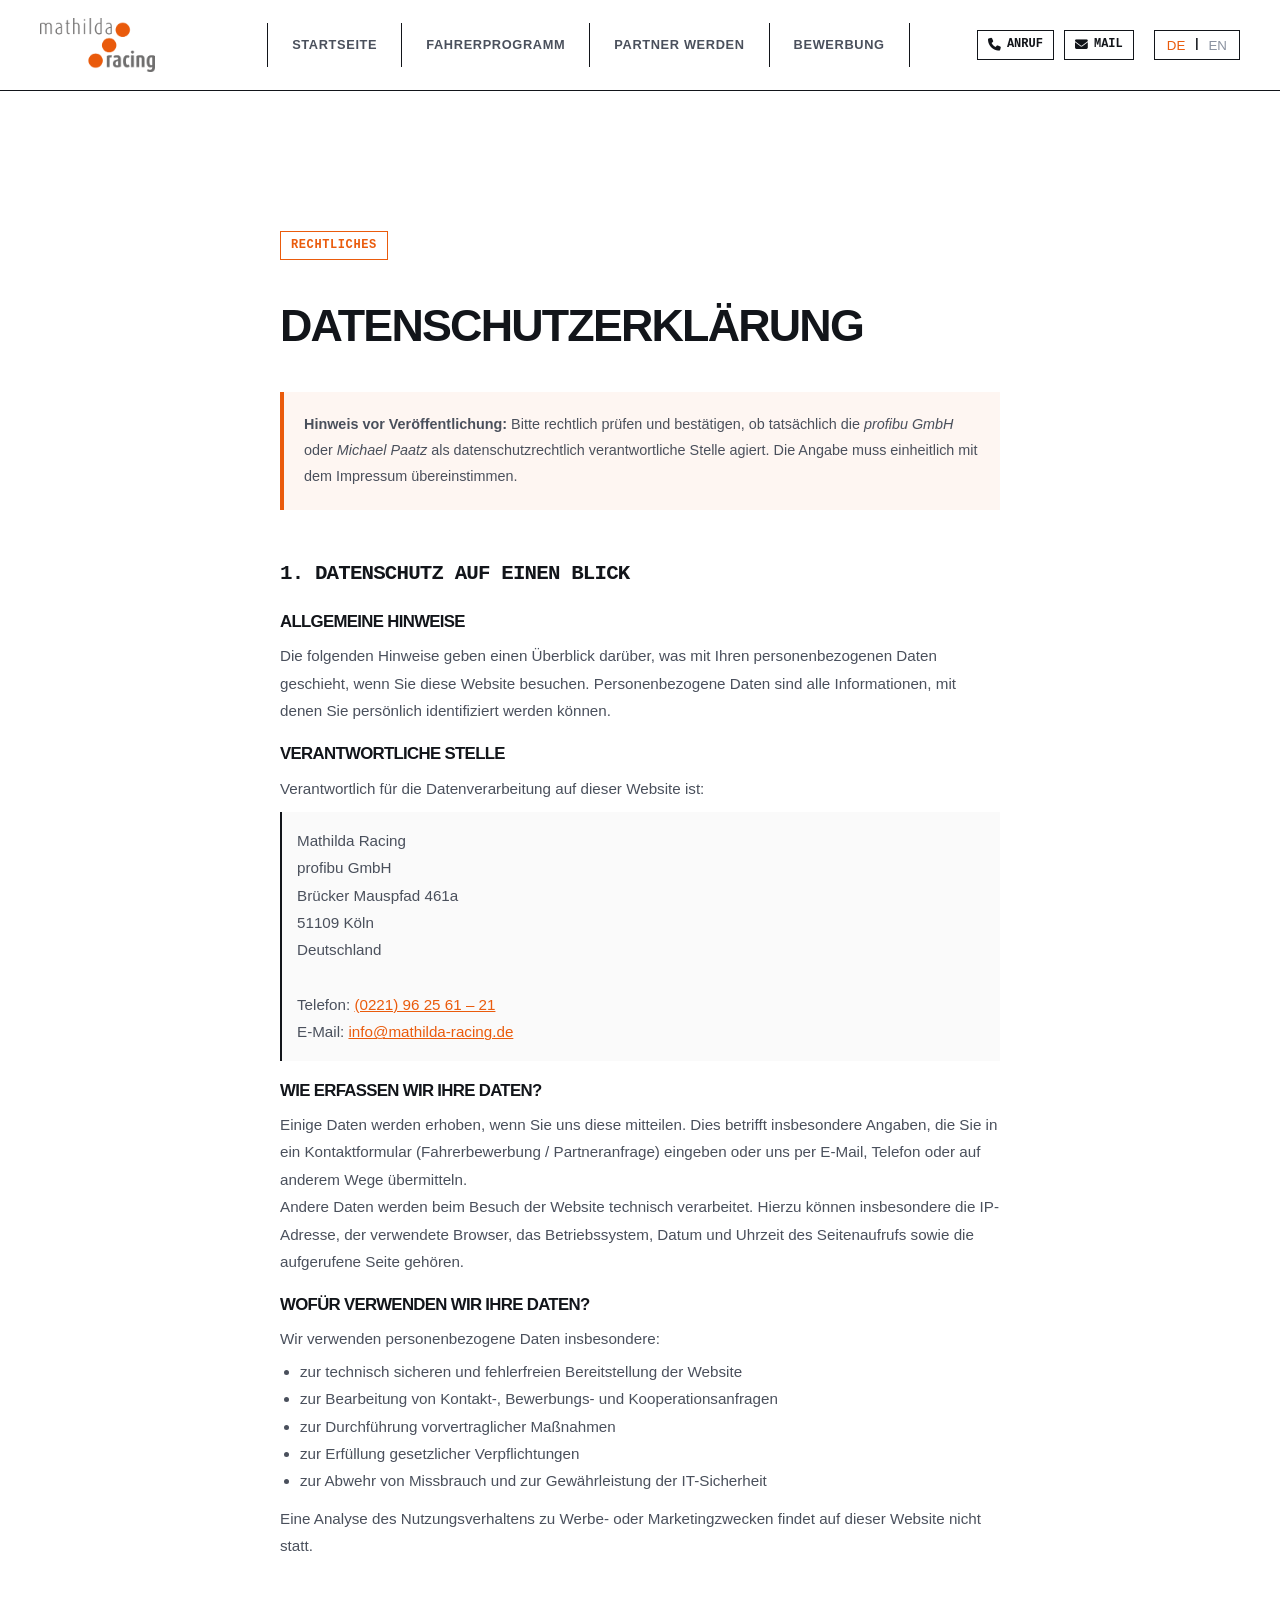
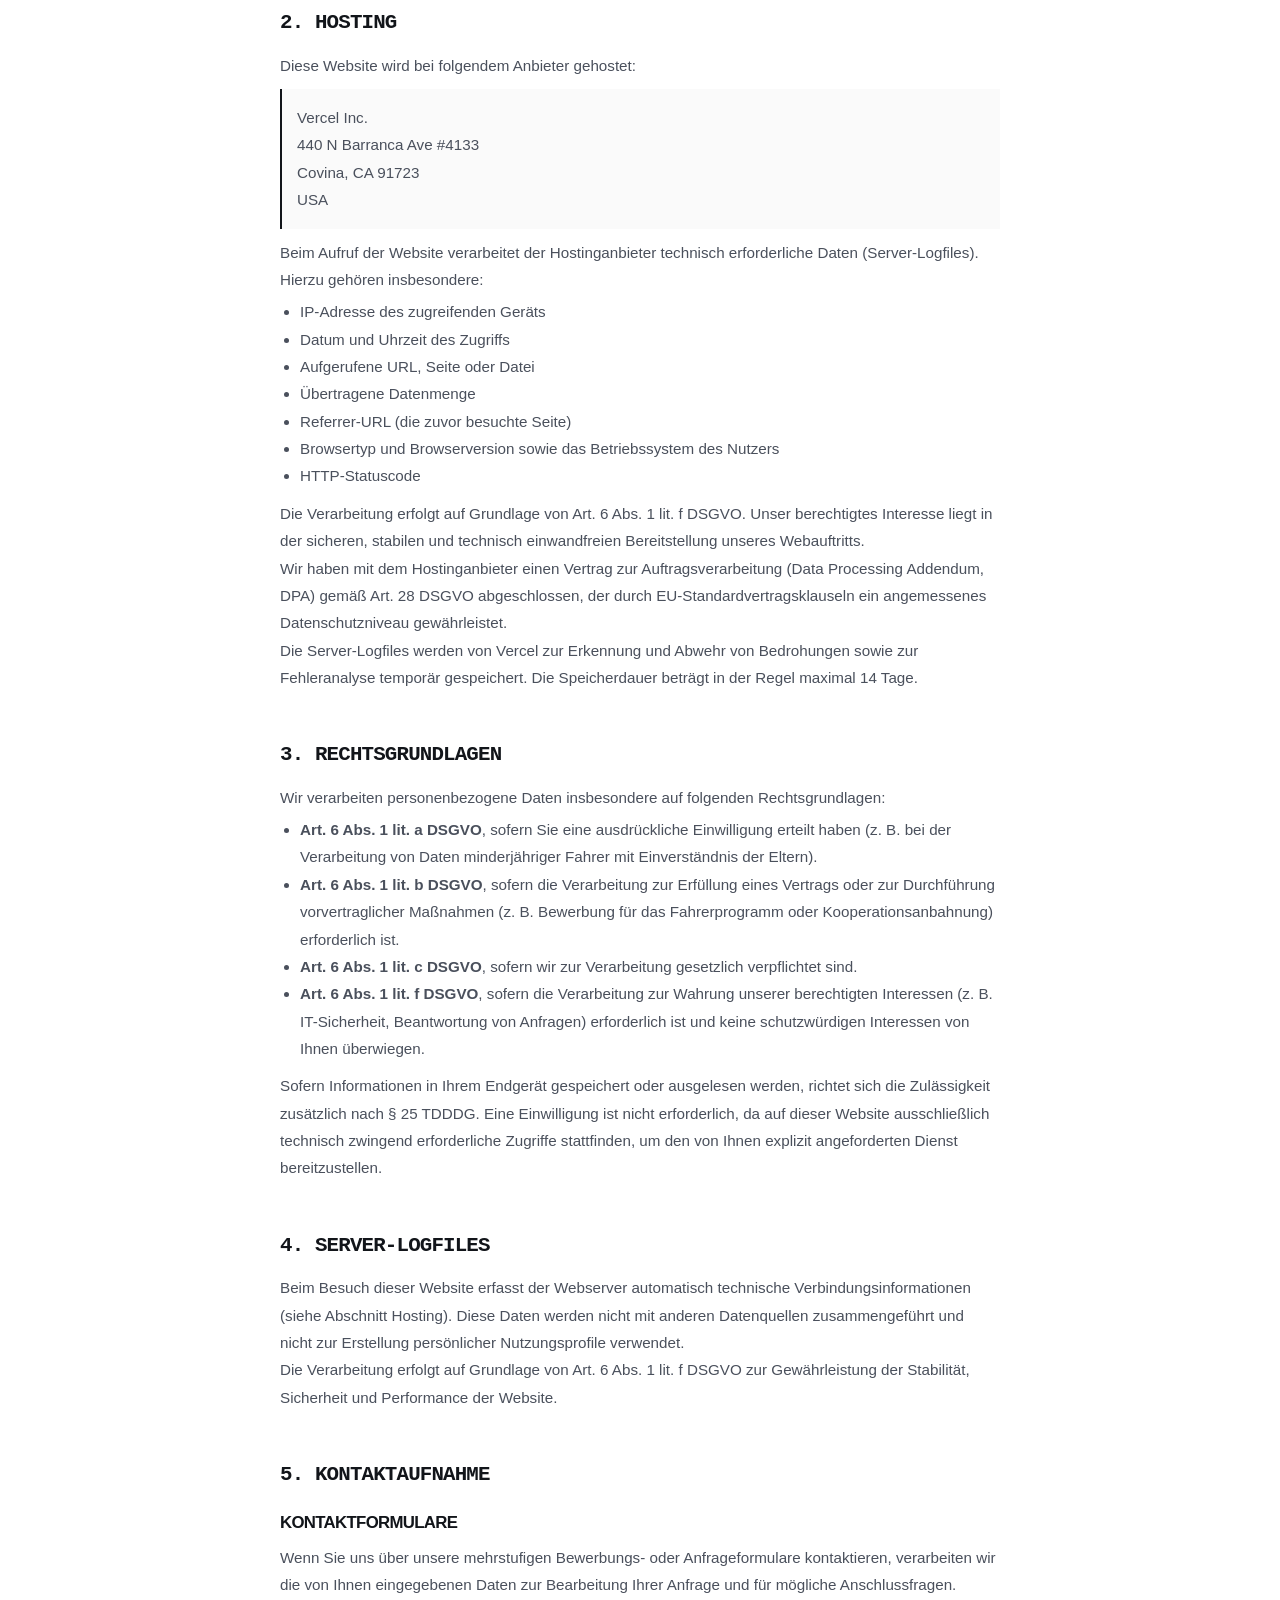
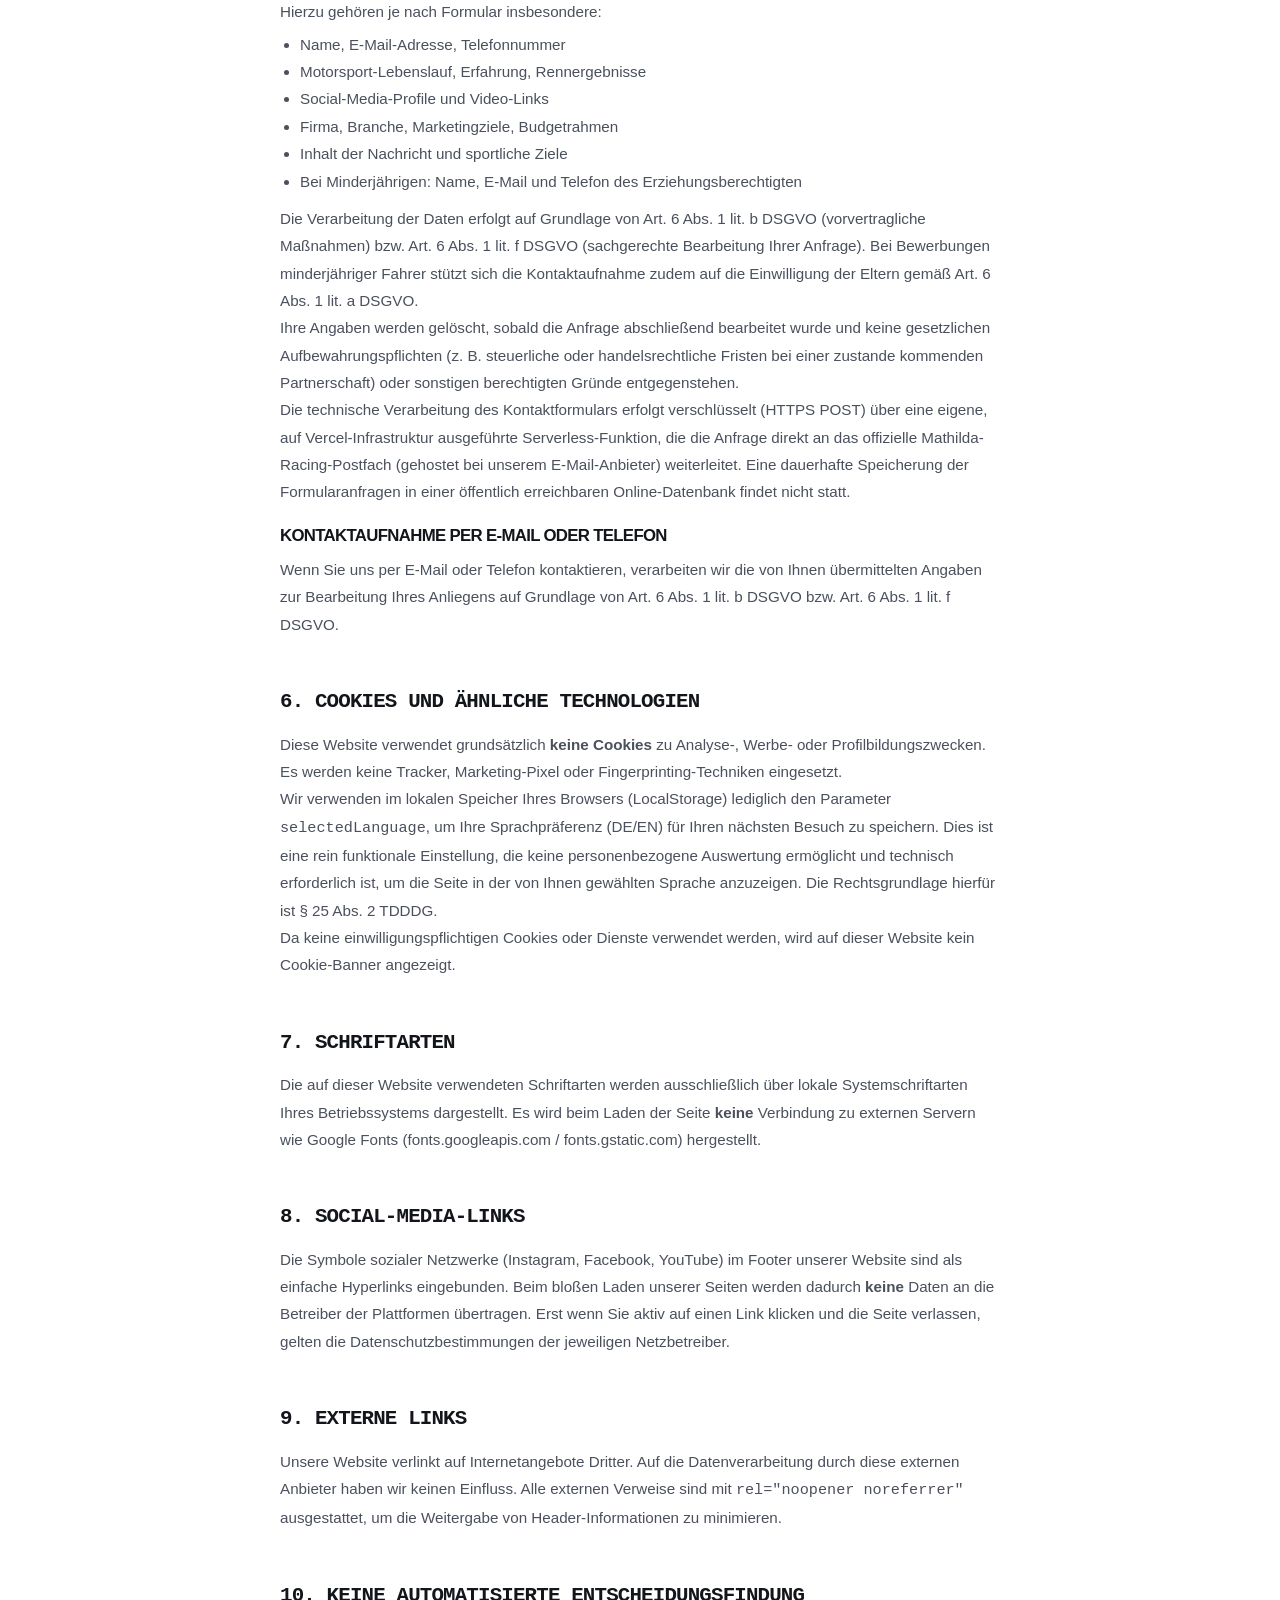
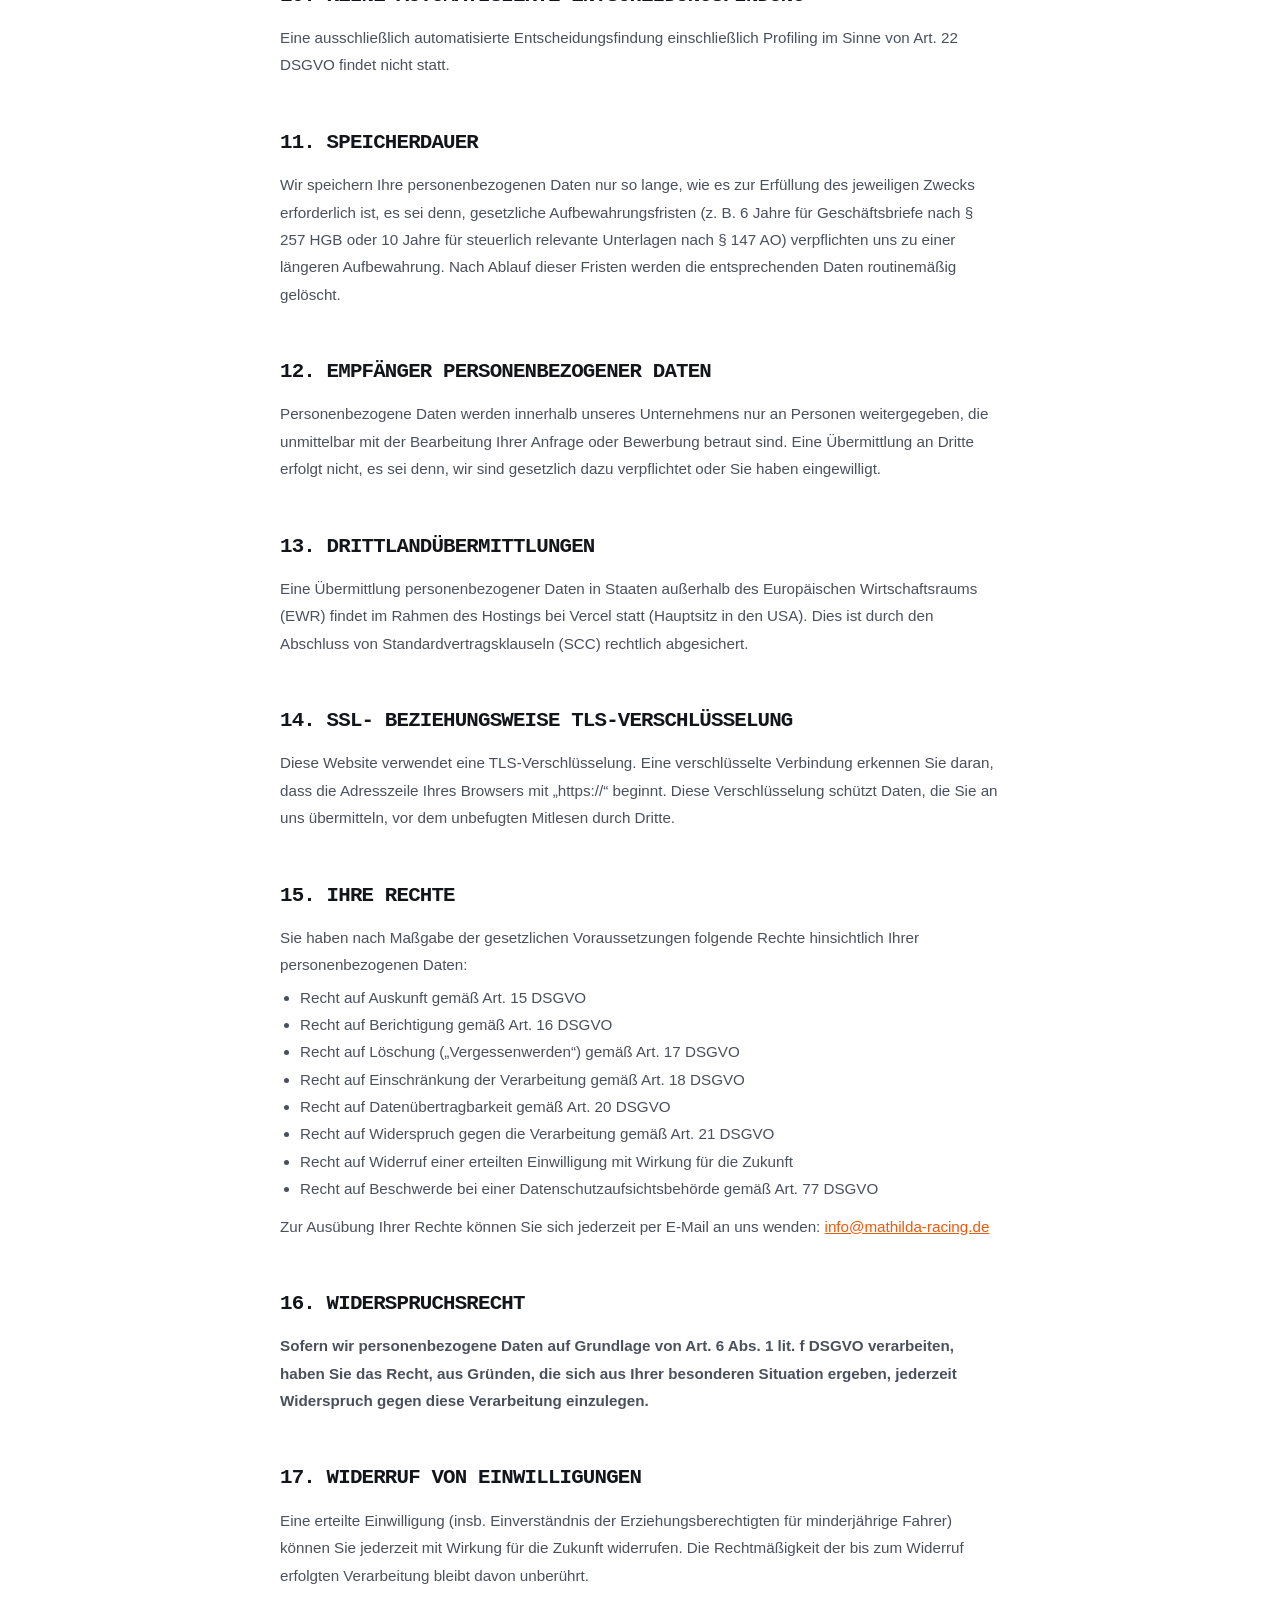
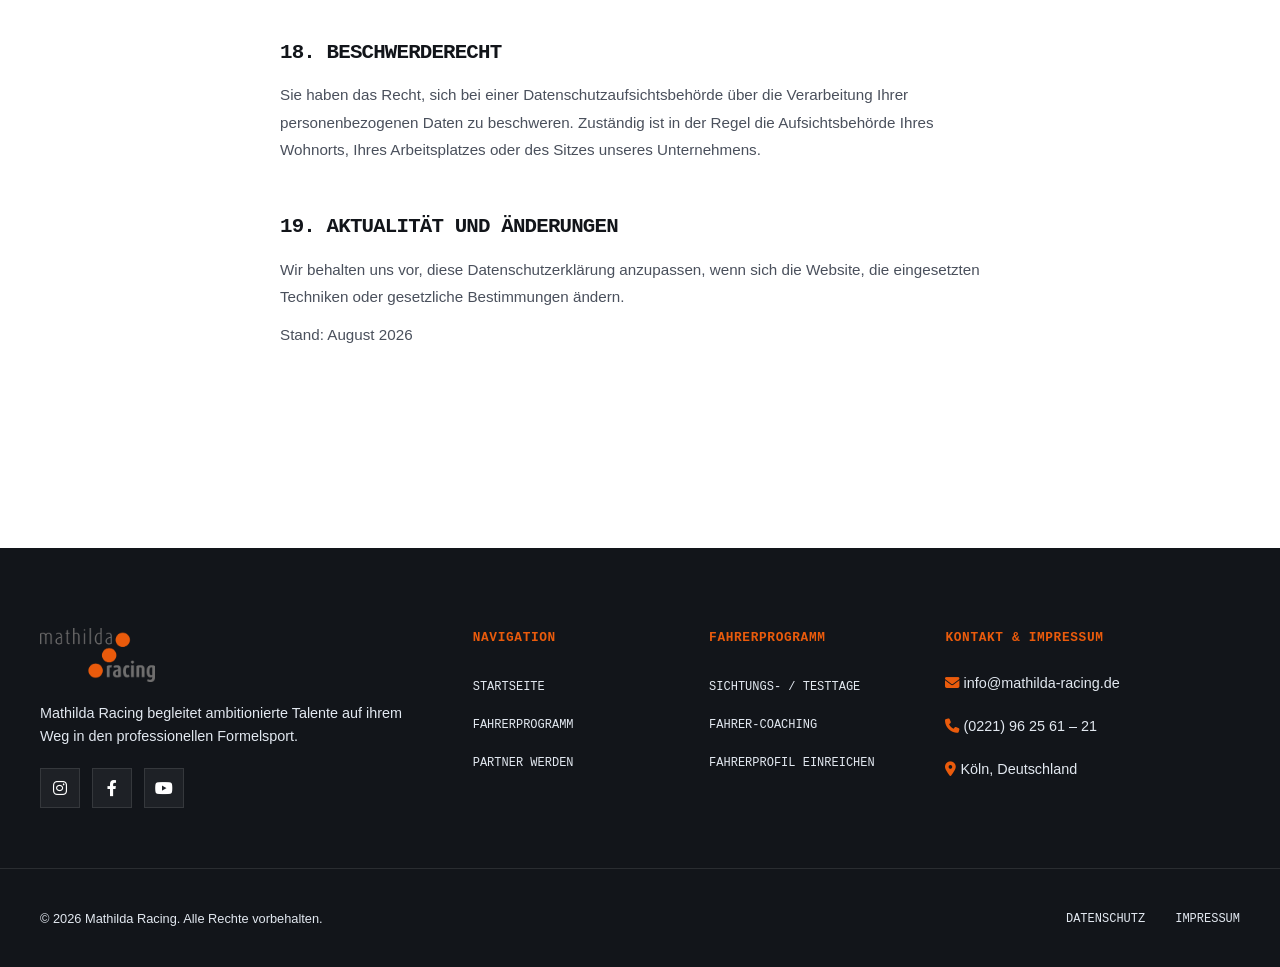
<file: datenschutz.html>
<!DOCTYPE html>
<html lang="de">
<head>
  <meta charset="UTF-8">
  <meta name="viewport" content="width=device-width, initial-scale=1.0">
  <title>Datenschutzerklärung | Mathilda Racing</title>
  
  <!-- CSS Link -->
  <link rel="stylesheet" href="style.css?v=1.0.1">
  
  <!-- FontAwesome Icons (Local) -->
  <link rel="stylesheet" href="assets/font-awesome/css/all.min.css">
</head>
<body>

  <!-- HEADER & NAVIGATION -->
  <header>
    <div class="container header-container">
      <a href="index.html" class="logo-wrapper">
        <img src="./downloaded_images/mathildaLogo-min-300x141-1.png" alt="Mathilda Racing Logo" id="site-logo">
      </a>
      
      <nav id="main-nav">
        <ul>
          <li><a href="index.html">Startseite</a></li>
          <li><a href="fahrerprogramm.html">Fahrerprogramm</a></li>
          <li><a href="partner.html">Partner werden</a></li>
          <li><a href="fahrerprogramm.html#apply" class="btn-navigate">Bewerbung</a></li>
        </ul>
      </nav>

      <div class="header-contact">
        <a href="tel:+4922196256121" class="contact-btn"><i class="fas fa-phone"></i> <span>Anruf</span></a>
        <a href="mailto:info@mathilda-racing.de" class="contact-btn"><i class="fas fa-envelope"></i> <span>Mail</span></a>
      </div>

      <div class="lang-switcher">
        <button class="lang-btn active" data-lang="de">DE</button>
        <span class="lang-separator">|</span>
        <button class="lang-btn" data-lang="en">EN</button>
      </div>

      <button class="mobile-nav-toggle" aria-label="Navigation umschalten" id="mobile-toggle">
        <i class="fas fa-bars"></i>
      </button>
    </div>
  </header>

  <main>
    <section class="page-section active" style="padding-top: 140px; padding-bottom: 80px; min-height: 80vh;">
      <div class="container" style="max-width: 800px; margin: 0 auto;">
        <span class="badge">Rechtliches</span>
        <h1 style="font-size: 2.8rem; margin-top: 10px; margin-bottom: 30px;">Datenschutzerklärung</h1>
        
        <div class="legal-content" style="color: var(--text-secondary); line-height: 1.8; font-size: 0.95rem; display: flex; flex-direction: column; gap: 25px;">
          
          <div style="background: rgba(234, 91, 12, 0.05); border-left: 4px solid var(--accent); padding: 20px; font-size: 0.9rem;">
            <p><strong>Hinweis vor Veröffentlichung:</strong> Bitte rechtlich prüfen und bestätigen, ob tatsächlich die <em>profibu GmbH</em> oder <em>Michael Paatz</em> als datenschutzrechtlich verantwortliche Stelle agiert. Die Angabe muss einheitlich mit dem Impressum übereinstimmen.</p>
          </div>

          <section>
            <h2 style="color: var(--text-primary); margin-top: 20px; font-family: var(--font-mono); font-size: 1.3rem; margin-bottom: 10px;">1. Datenschutz auf einen Blick</h2>
            <h3 style="color: var(--text-primary); font-size: 1.05rem; margin-top: 15px; margin-bottom: 5px;">Allgemeine Hinweise</h3>
            <p>Die folgenden Hinweise geben einen Überblick darüber, was mit Ihren personenbezogenen Daten geschieht, wenn Sie diese Website besuchen. Personenbezogene Daten sind alle Informationen, mit denen Sie persönlich identifiziert werden können.</p>
            
            <h3 style="color: var(--text-primary); font-size: 1.05rem; margin-top: 15px; margin-bottom: 5px;">Verantwortliche Stelle</h3>
            <p>Verantwortlich für die Datenverarbeitung auf dieser Website ist:</p>
            <p style="margin-top: 10px; background: var(--bg-secondary); padding: 15px; border-left: 2px solid var(--border-color);">
              Mathilda Racing<br>
              profibu GmbH<br>
              Brücker Mauspfad 461a<br>
              51109 Köln<br>
              Deutschland<br><br>
              Telefon: <a href="tel:+4922196256121" style="color: var(--accent); text-decoration: underline;">(0221) 96 25 61 – 21</a><br>
              E-Mail: <a href="mailto:info@mathilda-racing.de" style="color: var(--accent); text-decoration: underline;">info@mathilda-racing.de</a>
            </p>

            <h3 style="color: var(--text-primary); font-size: 1.05rem; margin-top: 15px; margin-bottom: 5px;">Wie erfassen wir Ihre Daten?</h3>
            <p>Einige Daten werden erhoben, wenn Sie uns diese mitteilen. Dies betrifft insbesondere Angaben, die Sie in ein Kontaktformular (Fahrerbewerbung / Partneranfrage) eingeben oder uns per E-Mail, Telefon oder auf anderem Wege übermitteln.</p>
            <p>Andere Daten werden beim Besuch der Website technisch verarbeitet. Hierzu können insbesondere die IP-Adresse, der verwendete Browser, das Betriebssystem, Datum und Uhrzeit des Seitenaufrufs sowie die aufgerufene Seite gehören.</p>

            <h3 style="color: var(--text-primary); font-size: 1.05rem; margin-top: 15px; margin-bottom: 5px;">Wofür verwenden wir Ihre Daten?</h3>
            <p>Wir verwenden personenbezogene Daten insbesondere:</p>
            <ul style="margin-left: 20px; margin-top: 5px;">
              <li>zur technisch sicheren und fehlerfreien Bereitstellung der Website</li>
              <li>zur Bearbeitung von Kontakt-, Bewerbungs- und Kooperationsanfragen</li>
              <li>zur Durchführung vorvertraglicher Maßnahmen</li>
              <li>zur Erfüllung gesetzlicher Verpflichtungen</li>
              <li>zur Abwehr von Missbrauch und zur Gewährleistung der IT-Sicherheit</li>
            </ul>
            <p style="margin-top: 10px;">Eine Analyse des Nutzungsverhaltens zu Werbe- oder Marketingzwecken findet auf dieser Website nicht statt.</p>
          </section>

          <section>
            <h2 style="color: var(--text-primary); margin-top: 20px; font-family: var(--font-mono); font-size: 1.3rem; margin-bottom: 10px;">2. Hosting</h2>
            <p>Diese Website wird bei folgendem Anbieter gehostet:</p>
            <p style="margin-top: 10px; background: var(--bg-secondary); padding: 15px; border-left: 2px solid var(--border-color);">
              Vercel Inc.<br>
              440 N Barranca Ave #4133<br>
              Covina, CA 91723<br>
              USA
            </p>
            <p style="margin-top: 10px;">Beim Aufruf der Website verarbeitet der Hostinganbieter technisch erforderliche Daten (Server-Logfiles). Hierzu gehören insbesondere:</p>
            <ul style="margin-left: 20px; margin-top: 5px;">
              <li>IP-Adresse des zugreifenden Geräts</li>
              <li>Datum und Uhrzeit des Zugriffs</li>
              <li>Aufgerufene URL, Seite oder Datei</li>
              <li>Übertragene Datenmenge</li>
              <li>Referrer-URL (die zuvor besuchte Seite)</li>
              <li>Browsertyp und Browserversion sowie das Betriebssystem des Nutzers</li>
              <li>HTTP-Statuscode</li>
            </ul>
            <p style="margin-top: 10px;">Die Verarbeitung erfolgt auf Grundlage von Art. 6 Abs. 1 lit. f DSGVO. Unser berechtigtes Interesse liegt in der sicheren, stabilen und technisch einwandfreien Bereitstellung unseres Webauftritts.</p>
            <p>Wir haben mit dem Hostinganbieter einen Vertrag zur Auftragsverarbeitung (Data Processing Addendum, DPA) gemäß Art. 28 DSGVO abgeschlossen, der durch EU-Standardvertragsklauseln ein angemessenes Datenschutzniveau gewährleistet.</p>
            <p>Die Server-Logfiles werden von Vercel zur Erkennung und Abwehr von Bedrohungen sowie zur Fehleranalyse temporär gespeichert. Die Speicherdauer beträgt in der Regel maximal 14 Tage.</p>
          </section>

          <section>
            <h2 style="color: var(--text-primary); margin-top: 20px; font-family: var(--font-mono); font-size: 1.3rem; margin-bottom: 10px;">3. Rechtsgrundlagen</h2>
            <p>Wir verarbeiten personenbezogene Daten insbesondere auf folgenden Rechtsgrundlagen:</p>
            <ul style="margin-left: 20px; margin-top: 5px;">
              <li><strong>Art. 6 Abs. 1 lit. a DSGVO</strong>, sofern Sie eine ausdrückliche Einwilligung erteilt haben (z. B. bei der Verarbeitung von Daten minderjähriger Fahrer mit Einverständnis der Eltern).</li>
              <li><strong>Art. 6 Abs. 1 lit. b DSGVO</strong>, sofern die Verarbeitung zur Erfüllung eines Vertrags oder zur Durchführung vorvertraglicher Maßnahmen (z. B. Bewerbung für das Fahrerprogramm oder Kooperationsanbahnung) erforderlich ist.</li>
              <li><strong>Art. 6 Abs. 1 lit. c DSGVO</strong>, sofern wir zur Verarbeitung gesetzlich verpflichtet sind.</li>
              <li><strong>Art. 6 Abs. 1 lit. f DSGVO</strong>, sofern die Verarbeitung zur Wahrung unserer berechtigten Interessen (z. B. IT-Sicherheit, Beantwortung von Anfragen) erforderlich ist und keine schutzwürdigen Interessen von Ihnen überwiegen.</li>
            </ul>
            <p style="margin-top: 10px;">Sofern Informationen in Ihrem Endgerät gespeichert oder ausgelesen werden, richtet sich die Zulässigkeit zusätzlich nach § 25 TDDDG. Eine Einwilligung ist nicht erforderlich, da auf dieser Website ausschließlich technisch zwingend erforderliche Zugriffe stattfinden, um den von Ihnen explizit angeforderten Dienst bereitzustellen.</p>
          </section>

          <section>
            <h2 style="color: var(--text-primary); margin-top: 20px; font-family: var(--font-mono); font-size: 1.3rem; margin-bottom: 10px;">4. Server-Logfiles</h2>
            <p>Beim Besuch dieser Website erfasst der Webserver automatisch technische Verbindungsinformationen (siehe Abschnitt Hosting). Diese Daten werden nicht mit anderen Datenquellen zusammengeführt und nicht zur Erstellung persönlicher Nutzungsprofile verwendet.</p>
            <p>Die Verarbeitung erfolgt auf Grundlage von Art. 6 Abs. 1 lit. f DSGVO zur Gewährleistung der Stabilität, Sicherheit und Performance der Website.</p>
          </section>

          <section>
            <h2 style="color: var(--text-primary); margin-top: 20px; font-family: var(--font-mono); font-size: 1.3rem; margin-bottom: 10px;">5. Kontaktaufnahme</h2>
            
            <h3 style="color: var(--text-primary); font-size: 1.05rem; margin-top: 15px; margin-bottom: 5px;">Kontaktformulare</h3>
            <p>Wenn Sie uns über unsere mehrstufigen Bewerbungs- oder Anfrageformulare kontaktieren, verarbeiten wir die von Ihnen eingegebenen Daten zur Bearbeitung Ihrer Anfrage und für mögliche Anschlussfragen.</p>
            <p>Hierzu gehören je nach Formular insbesondere:</p>
            <ul style="margin-left: 20px; margin-top: 5px;">
              <li>Name, E-Mail-Adresse, Telefonnummer</li>
              <li>Motorsport-Lebenslauf, Erfahrung, Rennergebnisse</li>
              <li>Social-Media-Profile und Video-Links</li>
              <li>Firma, Branche, Marketingziele, Budgetrahmen</li>
              <li>Inhalt der Nachricht und sportliche Ziele</li>
              <li>Bei Minderjährigen: Name, E-Mail und Telefon des Erziehungsberechtigten</li>
            </ul>
            <p style="margin-top: 10px;">Die Verarbeitung der Daten erfolgt auf Grundlage von Art. 6 Abs. 1 lit. b DSGVO (vorvertragliche Maßnahmen) bzw. Art. 6 Abs. 1 lit. f DSGVO (sachgerechte Bearbeitung Ihrer Anfrage). Bei Bewerbungen minderjähriger Fahrer stützt sich die Kontaktaufnahme zudem auf die Einwilligung der Eltern gemäß Art. 6 Abs. 1 lit. a DSGVO.</p>
            <p>Ihre Angaben werden gelöscht, sobald die Anfrage abschließend bearbeitet wurde und keine gesetzlichen Aufbewahrungspflichten (z. B. steuerliche oder handelsrechtliche Fristen bei einer zustande kommenden Partnerschaft) oder sonstigen berechtigten Gründe entgegenstehen.</p>
            <p>Die technische Verarbeitung des Kontaktformulars erfolgt verschlüsselt (HTTPS POST) über eine eigene, auf Vercel-Infrastruktur ausgeführte Serverless-Funktion, die die Anfrage direkt an das offizielle Mathilda-Racing-Postfach (gehostet bei unserem E-Mail-Anbieter) weiterleitet. Eine dauerhafte Speicherung der Formularanfragen in einer öffentlich erreichbaren Online-Datenbank findet nicht statt.</p>

            <h3 style="color: var(--text-primary); font-size: 1.05rem; margin-top: 15px; margin-bottom: 5px;">Kontaktaufnahme per E-Mail oder Telefon</h3>
            <p>Wenn Sie uns per E-Mail oder Telefon kontaktieren, verarbeiten wir die von Ihnen übermittelten Angaben zur Bearbeitung Ihres Anliegens auf Grundlage von Art. 6 Abs. 1 lit. b DSGVO bzw. Art. 6 Abs. 1 lit. f DSGVO.</p>
          </section>

          <section>
            <h2 style="color: var(--text-primary); margin-top: 20px; font-family: var(--font-mono); font-size: 1.3rem; margin-bottom: 10px;">6. Cookies und ähnliche Technologien</h2>
            <p>Diese Website verwendet grundsätzlich <strong>keine Cookies</strong> zu Analyse-, Werbe- oder Profilbildungszwecken. Es werden keine Tracker, Marketing-Pixel oder Fingerprinting-Techniken eingesetzt.</p>
            <p>Wir verwenden im lokalen Speicher Ihres Browsers (LocalStorage) lediglich den Parameter <code>selectedLanguage</code>, um Ihre Sprachpräferenz (DE/EN) für Ihren nächsten Besuch zu speichern. Dies ist eine rein funktionale Einstellung, die keine personenbezogene Auswertung ermöglicht und technisch erforderlich ist, um die Seite in der von Ihnen gewählten Sprache anzuzeigen. Die Rechtsgrundlage hierfür ist § 25 Abs. 2 TDDDG.</p>
            <p>Da keine einwilligungspflichtigen Cookies oder Dienste verwendet werden, wird auf dieser Website kein Cookie-Banner angezeigt.</p>
          </section>

          <section>
            <h2 style="color: var(--text-primary); margin-top: 20px; font-family: var(--font-mono); font-size: 1.3rem; margin-bottom: 10px;">7. Schriftarten</h2>
            <p>Die auf dieser Website verwendeten Schriftarten werden ausschließlich über lokale Systemschriftarten Ihres Betriebssystems dargestellt. Es wird beim Laden der Seite <strong>keine</strong> Verbindung zu externen Servern wie Google Fonts (fonts.googleapis.com / fonts.gstatic.com) hergestellt.</p>
          </section>

          <section>
            <h2 style="color: var(--text-primary); margin-top: 20px; font-family: var(--font-mono); font-size: 1.3rem; margin-bottom: 10px;">8. Social-Media-Links</h2>
            <p>Die Symbole sozialer Netzwerke (Instagram, Facebook, YouTube) im Footer unserer Website sind als einfache Hyperlinks eingebunden. Beim bloßen Laden unserer Seiten werden dadurch <strong>keine</strong> Daten an die Betreiber der Plattformen übertragen. Erst wenn Sie aktiv auf einen Link klicken und die Seite verlassen, gelten die Datenschutzbestimmungen der jeweiligen Netzbetreiber.</p>
          </section>

          <section>
            <h2 style="color: var(--text-primary); margin-top: 20px; font-family: var(--font-mono); font-size: 1.3rem; margin-bottom: 10px;">9. Externe Links</h2>
            <p>Unsere Website verlinkt auf Internetangebote Dritter. Auf die Datenverarbeitung durch diese externen Anbieter haben wir keinen Einfluss. Alle externen Verweise sind mit <code>rel="noopener noreferrer"</code> ausgestattet, um die Weitergabe von Header-Informationen zu minimieren.</p>
          </section>

          <section>
            <h2 style="color: var(--text-primary); margin-top: 20px; font-family: var(--font-mono); font-size: 1.3rem; margin-bottom: 10px;">10. Keine automatisierte Entscheidungsfindung</h2>
            <p>Eine ausschließlich automatisierte Entscheidungsfindung einschließlich Profiling im Sinne von Art. 22 DSGVO findet nicht statt.</p>
          </section>

          <section>
            <h2 style="color: var(--text-primary); margin-top: 20px; font-family: var(--font-mono); font-size: 1.3rem; margin-bottom: 10px;">11. Speicherdauer</h2>
            <p>Wir speichern Ihre personenbezogenen Daten nur so lange, wie es zur Erfüllung des jeweiligen Zwecks erforderlich ist, es sei denn, gesetzliche Aufbewahrungsfristen (z. B. 6 Jahre für Geschäftsbriefe nach § 257 HGB oder 10 Jahre für steuerlich relevante Unterlagen nach § 147 AO) verpflichten uns zu einer längeren Aufbewahrung. Nach Ablauf dieser Fristen werden die entsprechenden Daten routinemäßig gelöscht.</p>
          </section>

          <section>
            <h2 style="color: var(--text-primary); margin-top: 20px; font-family: var(--font-mono); font-size: 1.3rem; margin-bottom: 10px;">12. Empfänger personenbezogener Daten</h2>
            <p>Personenbezogene Daten werden innerhalb unseres Unternehmens nur an Personen weitergegeben, die unmittelbar mit der Bearbeitung Ihrer Anfrage oder Bewerbung betraut sind. Eine Übermittlung an Dritte erfolgt nicht, es sei denn, wir sind gesetzlich dazu verpflichtet oder Sie haben eingewilligt.</p>
          </section>

          <section>
            <h2 style="color: var(--text-primary); margin-top: 20px; font-family: var(--font-mono); font-size: 1.3rem; margin-bottom: 10px;">13. Drittlandübermittlungen</h2>
            <p>Eine Übermittlung personenbezogener Daten in Staaten außerhalb des Europäischen Wirtschaftsraums (EWR) findet im Rahmen des Hostings bei Vercel statt (Hauptsitz in den USA). Dies ist durch den Abschluss von Standardvertragsklauseln (SCC) rechtlich abgesichert.</p>
          </section>

          <section>
            <h2 style="color: var(--text-primary); margin-top: 20px; font-family: var(--font-mono); font-size: 1.3rem; margin-bottom: 10px;">14. SSL- beziehungsweise TLS-Verschlüsselung</h2>
            <p>Diese Website verwendet eine TLS-Verschlüsselung. Eine verschlüsselte Verbindung erkennen Sie daran, dass die Adresszeile Ihres Browsers mit „https://“ beginnt. Diese Verschlüsselung schützt Daten, die Sie an uns übermitteln, vor dem unbefugten Mitlesen durch Dritte.</p>
          </section>

          <section>
            <h2 style="color: var(--text-primary); margin-top: 20px; font-family: var(--font-mono); font-size: 1.3rem; margin-bottom: 10px;">15. Ihre Rechte</h2>
            <p>Sie haben nach Maßgabe der gesetzlichen Voraussetzungen folgende Rechte hinsichtlich Ihrer personenbezogenen Daten:</p>
            <ul style="margin-left: 20px; margin-top: 5px;">
              <li>Recht auf Auskunft gemäß Art. 15 DSGVO</li>
              <li>Recht auf Berichtigung gemäß Art. 16 DSGVO</li>
              <li>Recht auf Löschung („Vergessenwerden“) gemäß Art. 17 DSGVO</li>
              <li>Recht auf Einschränkung der Verarbeitung gemäß Art. 18 DSGVO</li>
              <li>Recht auf Datenübertragbarkeit gemäß Art. 20 DSGVO</li>
              <li>Recht auf Widerspruch gegen die Verarbeitung gemäß Art. 21 DSGVO</li>
              <li>Recht auf Widerruf einer erteilten Einwilligung mit Wirkung für die Zukunft</li>
              <li>Recht auf Beschwerde bei einer Datenschutzaufsichtsbehörde gemäß Art. 77 DSGVO</li>
            </ul>
            <p style="margin-top: 10px;">Zur Ausübung Ihrer Rechte können Sie sich jederzeit per E-Mail an uns wenden: <a href="mailto:info@mathilda-racing.de" style="color: var(--accent); text-decoration: underline;">info@mathilda-racing.de</a></p>
          </section>

          <section>
            <h2 style="color: var(--text-primary); margin-top: 20px; font-family: var(--font-mono); font-size: 1.3rem; margin-bottom: 10px;">16. Widerspruchsrecht</h2>
            <p><strong>Sofern wir personenbezogene Daten auf Grundlage von Art. 6 Abs. 1 lit. f DSGVO verarbeiten, haben Sie das Recht, aus Gründen, die sich aus Ihrer besonderen Situation ergeben, jederzeit Widerspruch gegen diese Verarbeitung einzulegen.</strong></p>
          </section>

          <section>
            <h2 style="color: var(--text-primary); margin-top: 20px; font-family: var(--font-mono); font-size: 1.3rem; margin-bottom: 10px;">17. Widerruf von Einwilligungen</h2>
            <p>Eine erteilte Einwilligung (insb. Einverständnis der Erziehungsberechtigten für minderjährige Fahrer) können Sie jederzeit mit Wirkung für die Zukunft widerrufen. Die Rechtmäßigkeit der bis zum Widerruf erfolgten Verarbeitung bleibt davon unberührt.</p>
          </section>

          <section>
            <h2 style="color: var(--text-primary); margin-top: 20px; font-family: var(--font-mono); font-size: 1.3rem; margin-bottom: 10px;">18. Beschwerderecht</h2>
            <p>Sie haben das Recht, sich bei einer Datenschutzaufsichtsbehörde über die Verarbeitung Ihrer personenbezogenen Daten zu beschweren. Zuständig ist in der Regel die Aufsichtsbehörde Ihres Wohnorts, Ihres Arbeitsplatzes oder des Sitzes unseres Unternehmens.</p>
          </section>

          <section>
            <h2 style="color: var(--text-primary); margin-top: 20px; font-family: var(--font-mono); font-size: 1.3rem; margin-bottom: 10px;">19. Aktualität und Änderungen</h2>
            <p>Wir behalten uns vor, diese Datenschutzerklärung anzupassen, wenn sich die Website, die eingesetzten Techniken oder gesetzliche Bestimmungen ändern.</p>
            <p style="margin-top: 10px;">Stand: August 2026</p>
          </section>

        </div>
      </div>
    </section>
  </main>

  <!-- FOOTER -->
  <footer>
    <div class="container footer-grid">
      <div class="footer-col">
        <div class="logo-wrapper" style="margin-bottom: 20px;">
          <img src="./downloaded_images/mathildaLogo-min-300x141-1.png" alt="Mathilda Racing Logo">
        </div>
        <p>Mathilda Racing begleitet ambitionierte Talente auf ihrem Weg in den professionellen Formelsport.</p>
        <div class="social-links">
          <a href="https://www.instagram.com/mathilda.racing/" target="_blank" rel="noopener noreferrer" class="social-btn" aria-label="Instagram"><i class="fab fa-instagram"></i></a>
          <a href="https://www.facebook.com/mathildaracing/" target="_blank" rel="noopener noreferrer" class="social-btn" aria-label="Facebook"><i class="fab fa-facebook-f"></i></a>
          <a href="https://www.youtube.com/" target="_blank" rel="noopener noreferrer" class="social-btn" aria-label="YouTube"><i class="fab fa-youtube"></i></a>
        </div>
      </div>

      <div class="footer-col">
        <h4>Navigation</h4>
        <ul class="footer-links">
          <li><a href="index.html">Startseite</a></li>
          <li><a href="fahrerprogramm.html">Fahrerprogramm</a></li>
          <li><a href="partner.html">Partner werden</a></li>
        </ul>
      </div>

      <div class="footer-col">
        <h4>Fahrerprogramm</h4>
        <ul class="footer-links">
          <li><a href="fahrerprogramm.html#program">Sichtungs- / Testtage</a></li>
          <li><a href="fahrerprogramm.html#program">Fahrer-Coaching</a></li>
          <li><a href="fahrerprogramm.html#apply">Fahrerprofil einreichen</a></li>
        </ul>
      </div>

      <div class="footer-col">
        <h4>Kontakt & Impressum</h4>
        <p><i class="fas fa-envelope text-accent"></i> <a href="mailto:info@mathilda-racing.de">info@mathilda-racing.de</a></p>
        <p><i class="fas fa-phone text-accent"></i> <a href="tel:+4922196256121">(0221) 96 25 61 – 21</a></p>
        <p><i class="fas fa-location-dot text-accent"></i> Köln, Deutschland</p>
      </div>
    </div>

    <div class="container footer-bottom">
      <p>&copy; 2026 Mathilda Racing. Alle Rechte vorbehalten.</p>
      <div class="footer-legal-links">
        <a href="datenschutz.html">Datenschutz</a>
        <a href="impressum.html">Impressum</a>
      </div>
    </div>
  </footer>

  <!-- Script initialization -->
  <script src="translations.js"></script>
  <script src="app.js"></script>
</body>
</html>
</file>
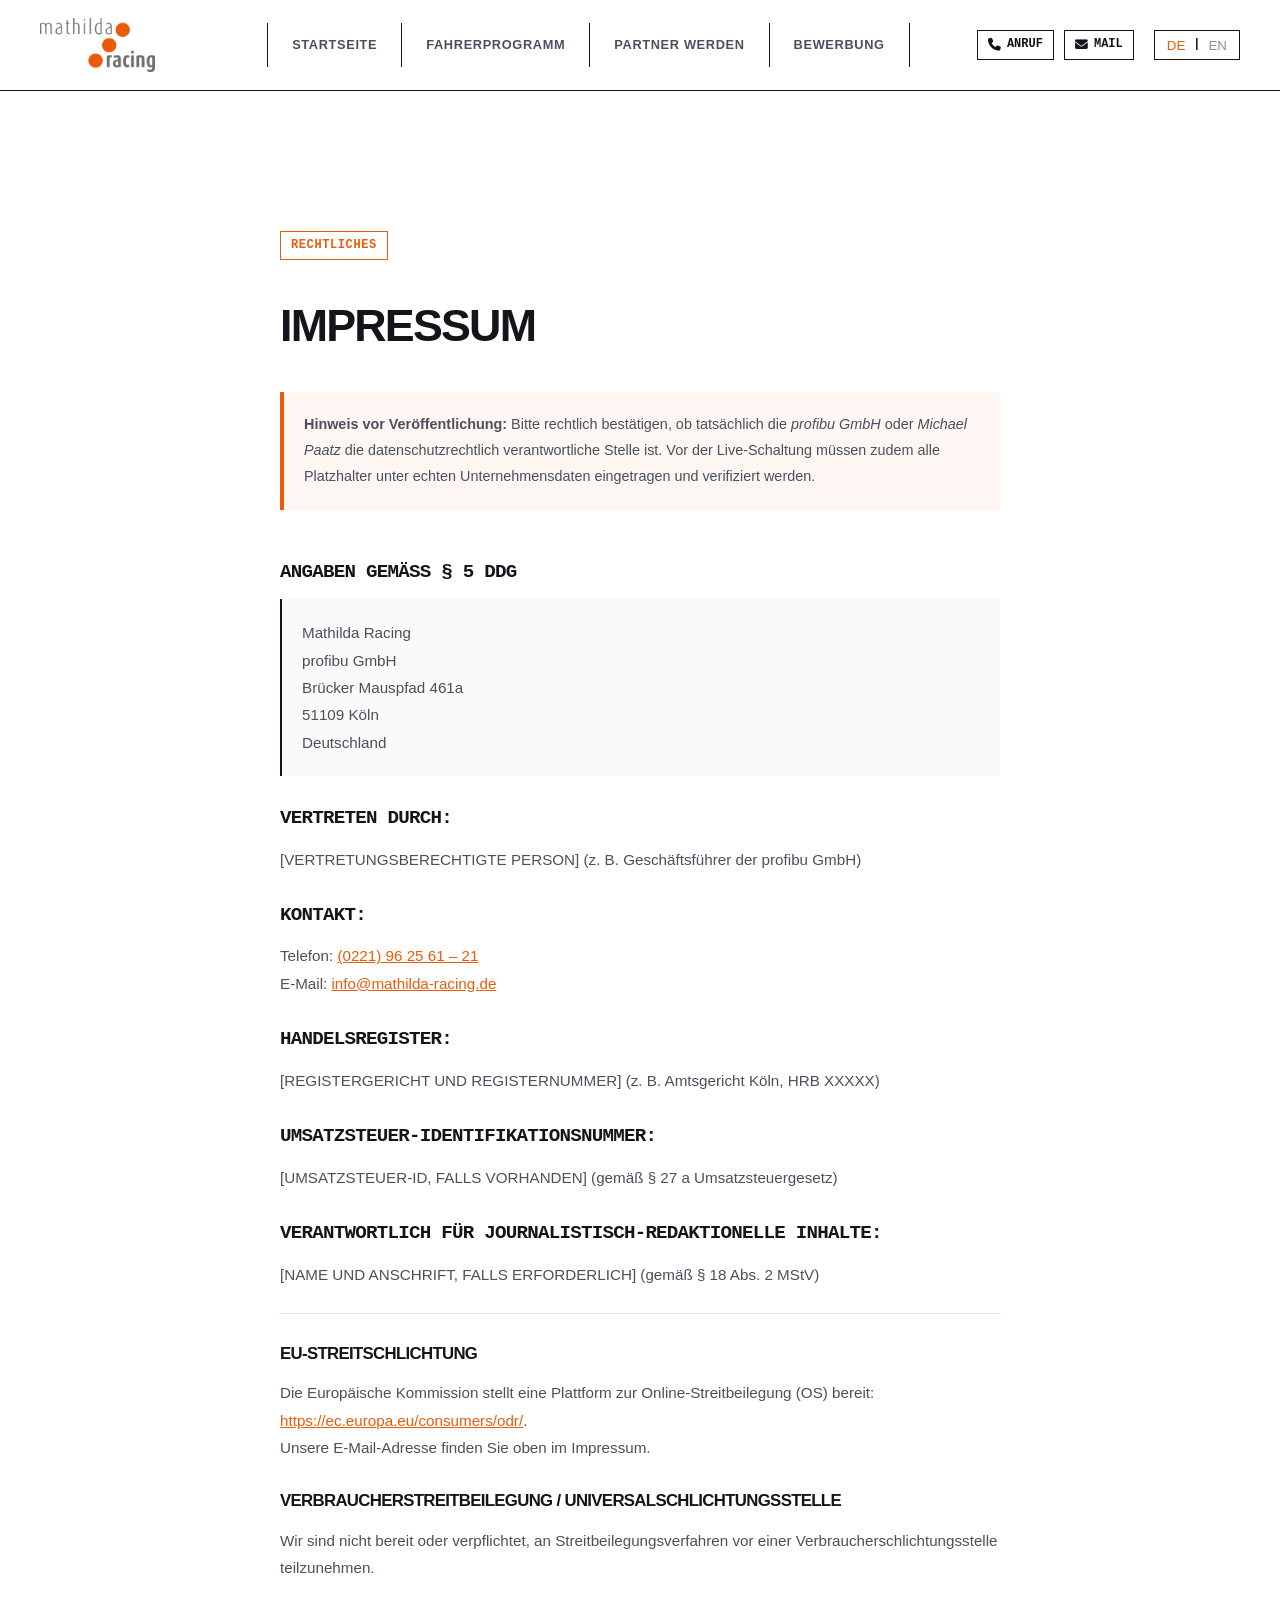
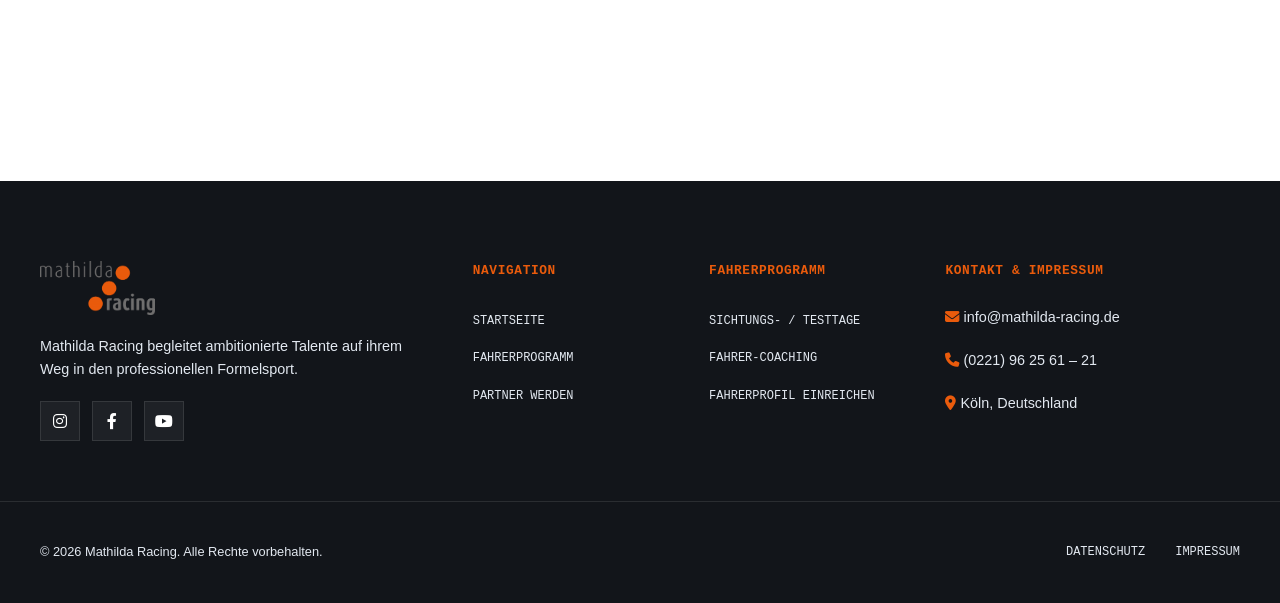
<file: impressum.html>
<!DOCTYPE html>
<html lang="de">
<head>
  <meta charset="UTF-8">
  <meta name="viewport" content="width=device-width, initial-scale=1.0">
  <title>Impressum | Mathilda Racing</title>
  
  <!-- CSS Link -->
  <link rel="stylesheet" href="style.css?v=1.0.1">
  
  <!-- FontAwesome Icons (Local) -->
  <link rel="stylesheet" href="assets/font-awesome/css/all.min.css">
</head>
<body>

  <!-- HEADER & NAVIGATION -->
  <header>
    <div class="container header-container">
      <a href="index.html" class="logo-wrapper">
        <img src="./downloaded_images/mathildaLogo-min-300x141-1.png" alt="Mathilda Racing Logo" id="site-logo">
      </a>
      
      <nav id="main-nav">
        <ul>
          <li><a href="index.html">Startseite</a></li>
          <li><a href="fahrerprogramm.html">Fahrerprogramm</a></li>
          <li><a href="partner.html">Partner werden</a></li>
          <li><a href="fahrerprogramm.html#apply" class="btn-navigate">Bewerbung</a></li>
        </ul>
      </nav>

      <div class="header-contact">
        <a href="tel:+4922196256121" class="contact-btn"><i class="fas fa-phone"></i> <span>Anruf</span></a>
        <a href="mailto:info@mathilda-racing.de" class="contact-btn"><i class="fas fa-envelope"></i> <span>Mail</span></a>
      </div>

      <div class="lang-switcher">
        <button class="lang-btn active" data-lang="de">DE</button>
        <span class="lang-separator">|</span>
        <button class="lang-btn" data-lang="en">EN</button>
      </div>

      <button class="mobile-nav-toggle" aria-label="Navigation umschalten" id="mobile-toggle">
        <i class="fas fa-bars"></i>
      </button>
    </div>
  </header>

  <main>
    <section class="page-section active" style="padding-top: 140px; padding-bottom: 80px; min-height: 80vh;">
      <div class="container" style="max-width: 800px; margin: 0 auto;">
        <span class="badge">Rechtliches</span>
        <h1 style="font-size: 2.8rem; margin-top: 10px; margin-bottom: 30px;">Impressum</h1>
        
        <div class="legal-content" style="color: var(--text-secondary); line-height: 1.8; font-size: 0.95rem; display: flex; flex-direction: column; gap: 25px;">

          <div style="background: rgba(234, 91, 12, 0.05); border-left: 4px solid var(--accent); padding: 20px; font-size: 0.9rem;">
            <p><strong>Hinweis vor Veröffentlichung:</strong> Bitte rechtlich bestätigen, ob tatsächlich die <em>profibu GmbH</em> oder <em>Michael Paatz</em> die datenschutzrechtlich verantwortliche Stelle ist. Vor der Live-Schaltung müssen zudem alle Platzhalter unter echten Unternehmensdaten eingetragen und verifiziert werden.</p>
          </div>

          <section>
            <h2 style="color: var(--text-primary); margin-top: 20px; font-family: var(--font-mono); font-size: 1.2rem; margin-bottom: 10px;">Angaben gemäß § 5 DDG</h2>
            <p style="background: var(--bg-secondary); padding: 20px; border-left: 2px solid var(--border-color);">
              Mathilda Racing<br>
              profibu GmbH<br>
              Brücker Mauspfad 461a<br>
              51109 Köln<br>
              Deutschland
            </p>
          </section>

          <section>
            <h2 style="color: var(--text-primary); font-family: var(--font-mono); font-size: 1.2rem; margin-bottom: 10px;">Vertreten durch:</h2>
            <p>[VERTRETUNGSBERECHTIGTE PERSON] (z. B. Geschäftsführer der profibu GmbH)</p>
          </section>

          <section>
            <h2 style="color: var(--text-primary); font-family: var(--font-mono); font-size: 1.2rem; margin-bottom: 10px;">Kontakt:</h2>
            <p>
              Telefon: <a href="tel:+4922196256121" style="color: var(--accent); text-decoration: underline;">(0221) 96 25 61 – 21</a><br>
              E-Mail: <a href="mailto:info@mathilda-racing.de" style="color: var(--accent); text-decoration: underline;">info@mathilda-racing.de</a>
            </p>
          </section>

          <section>
            <h2 style="color: var(--text-primary); font-family: var(--font-mono); font-size: 1.2rem; margin-bottom: 10px;">Handelsregister:</h2>
            <p>[REGISTERGERICHT UND REGISTERNUMMER] (z. B. Amtsgericht Köln, HRB XXXXX)</p>
          </section>

          <section>
            <h2 style="color: var(--text-primary); font-family: var(--font-mono); font-size: 1.2rem; margin-bottom: 10px;">Umsatzsteuer-Identifikationsnummer:</h2>
            <p>[UMSATZSTEUER-ID, FALLS VORHANDEN] (gemäß § 27 a Umsatzsteuergesetz)</p>
          </section>

          <section>
            <h2 style="color: var(--text-primary); font-family: var(--font-mono); font-size: 1.2rem; margin-bottom: 10px;">Verantwortlich für journalistisch-redaktionelle Inhalte:</h2>
            <p>[NAME UND ANSCHRIFT, FALLS ERFORDERLICH] (gemäß § 18 Abs. 2 MStV)</p>
          </section>

          <section style="border-top: 1px solid var(--border-muted); padding-top: 25px;">
            <h3 style="color: var(--text-primary); font-size: 1.05rem; margin-bottom: 10px;">EU-Streitschlichtung</h3>
            <p>Die Europäische Kommission stellt eine Plattform zur Online-Streitbeilegung (OS) bereit: <a href="https://ec.europa.eu/consumers/odr/" target="_blank" rel="noopener noreferrer" style="color: var(--accent); text-decoration: underline;">https://ec.europa.eu/consumers/odr/</a>.<br>Unsere E-Mail-Adresse finden Sie oben im Impressum.</p>
          </section>

          <section>
            <h3 style="color: var(--text-primary); font-size: 1.05rem; margin-bottom: 10px;">Verbraucherstreitbeilegung / Universalschlichtungsstelle</h3>
            <p>Wir sind nicht bereit oder verpflichtet, an Streitbeilegungsverfahren vor einer Verbraucherschlichtungsstelle teilzunehmen.</p>
          </section>

        </div>
      </div>
    </section>
  </main>

  <!-- FOOTER -->
  <footer>
    <div class="container footer-grid">
      <div class="footer-col">
        <div class="logo-wrapper" style="margin-bottom: 20px;">
          <img src="./downloaded_images/mathildaLogo-min-300x141-1.png" alt="Mathilda Racing Logo">
        </div>
        <p>Mathilda Racing begleitet ambitionierte Talente auf ihrem weg in den professionellen Formelsport.</p>
        <div class="social-links">
          <a href="https://www.instagram.com/mathilda.racing/" target="_blank" rel="noopener noreferrer" class="social-btn" aria-label="Instagram"><i class="fab fa-instagram"></i></a>
          <a href="https://www.facebook.com/mathildaracing/" target="_blank" rel="noopener noreferrer" class="social-btn" aria-label="Facebook"><i class="fab fa-facebook-f"></i></a>
          <a href="https://www.youtube.com/" target="_blank" rel="noopener noreferrer" class="social-btn" aria-label="YouTube"><i class="fab fa-youtube"></i></a>
        </div>
      </div>

      <div class="footer-col">
        <h4>Navigation</h4>
        <ul class="footer-links">
          <li><a href="index.html">Startseite</a></li>
          <li><a href="fahrerprogramm.html">Fahrerprogramm</a></li>
          <li><a href="partner.html">Partner werden</a></li>
        </ul>
      </div>

      <div class="footer-col">
        <h4>Fahrerprogramm</h4>
        <ul class="footer-links">
          <li><a href="fahrerprogramm.html#program">Sichtungs- / Testtage</a></li>
          <li><a href="fahrerprogramm.html#program">Fahrer-Coaching</a></li>
          <li><a href="fahrerprogramm.html#apply">Fahrerprofil einreichen</a></li>
        </ul>
      </div>

      <div class="footer-col">
        <h4>Kontakt & Impressum</h4>
        <p><i class="fas fa-envelope text-accent"></i> <a href="mailto:info@mathilda-racing.de">info@mathilda-racing.de</a></p>
        <p><i class="fas fa-phone text-accent"></i> <a href="tel:+4922196256121">(0221) 96 25 61 – 21</a></p>
        <p><i class="fas fa-location-dot text-accent"></i> Köln, Deutschland</p>
      </div>
    </div>

    <div class="container footer-bottom">
      <p>&copy; 2026 Mathilda Racing. Alle Rechte vorbehalten.</p>
      <div class="footer-legal-links">
        <a href="datenschutz.html">Datenschutz</a>
        <a href="impressum.html">Impressum</a>
      </div>
    </div>
  </footer>

  <!-- Script initialization -->
  <script src="translations.js"></script>
  <script src="app.js"></script>
</body>
</html>
</file>
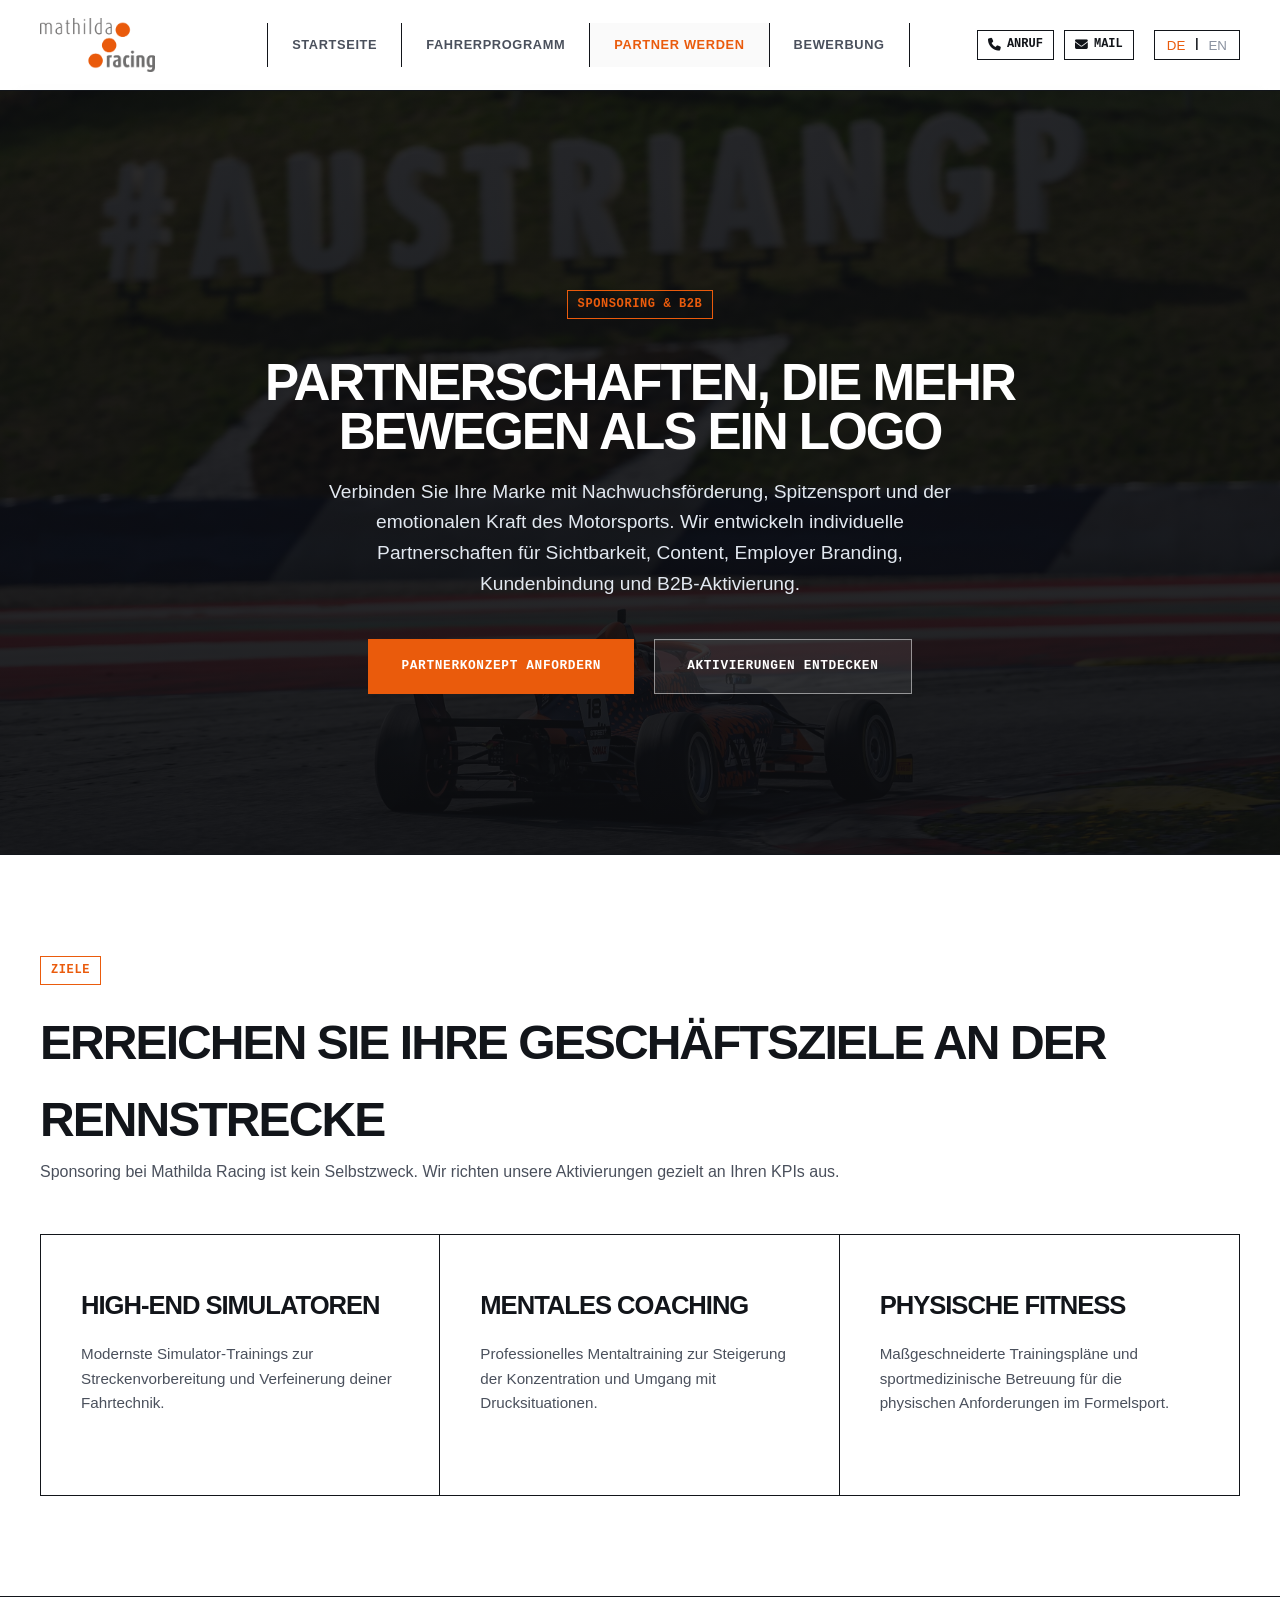
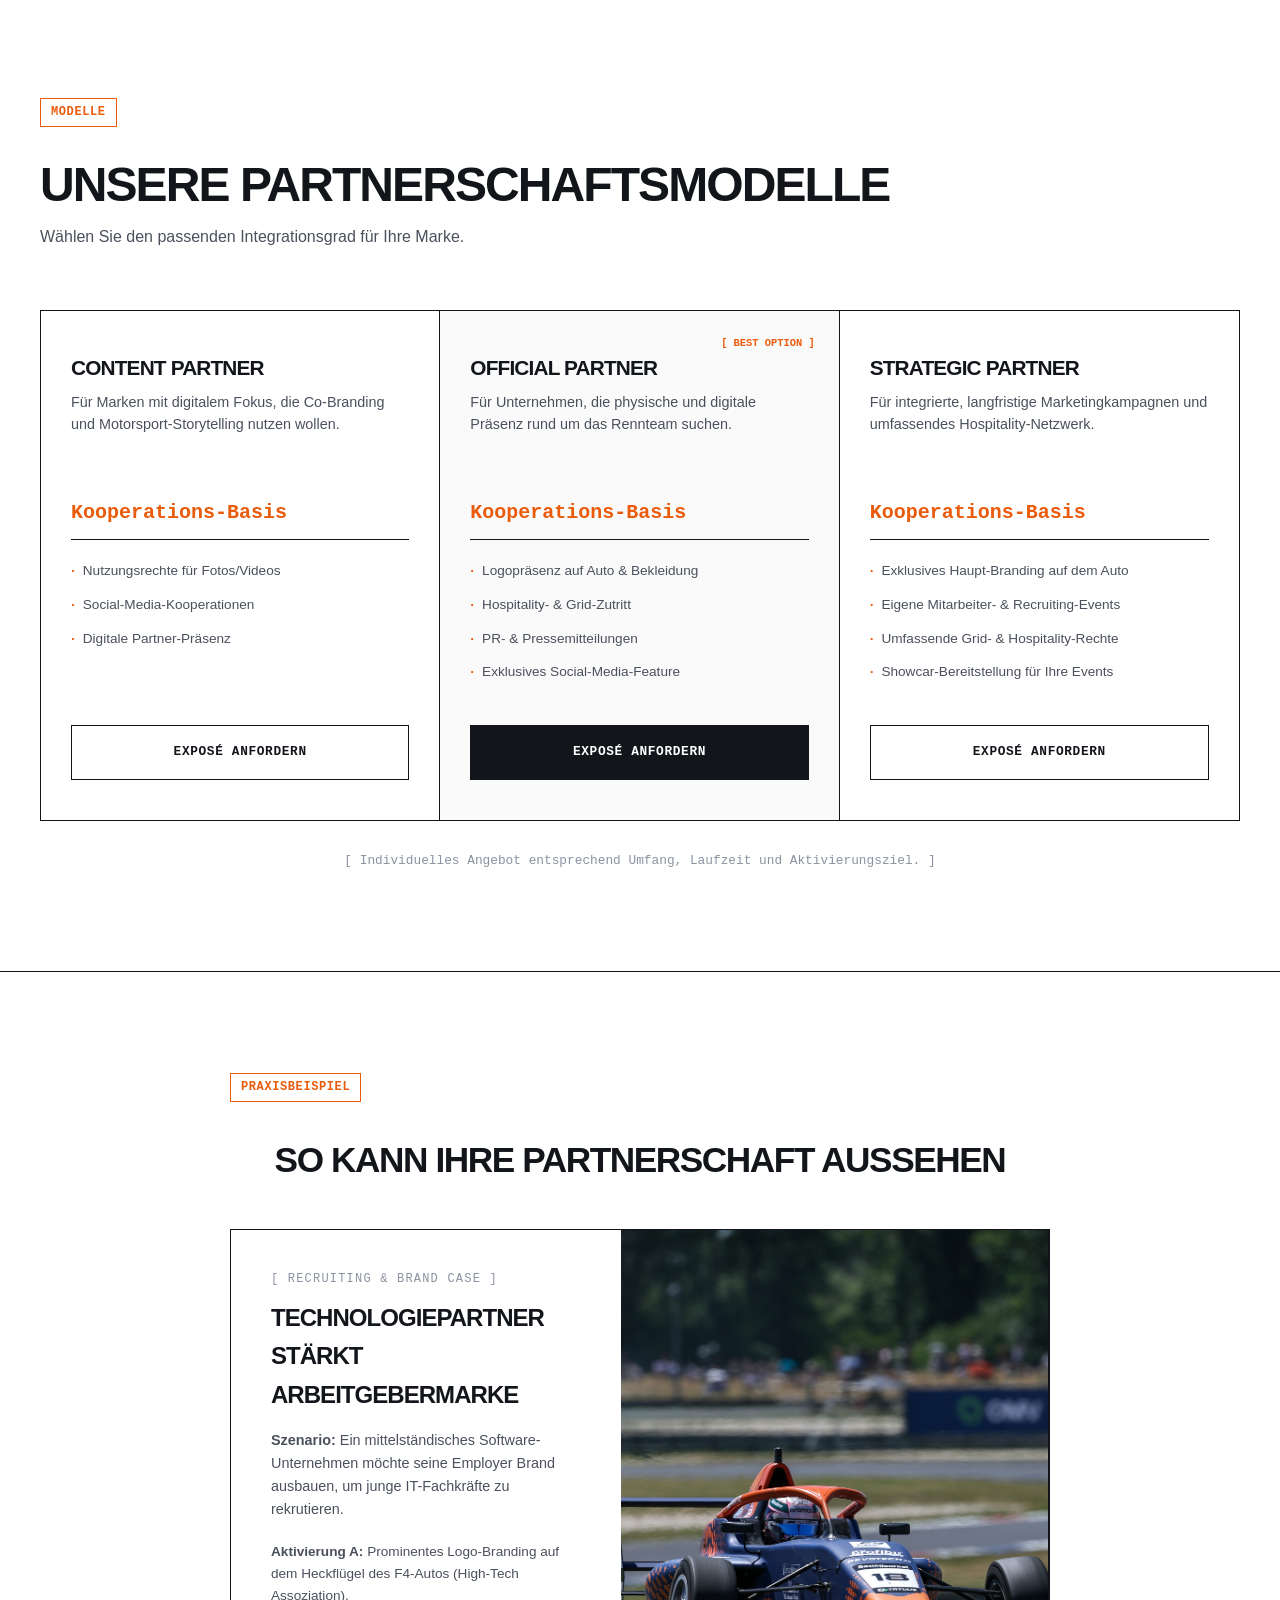
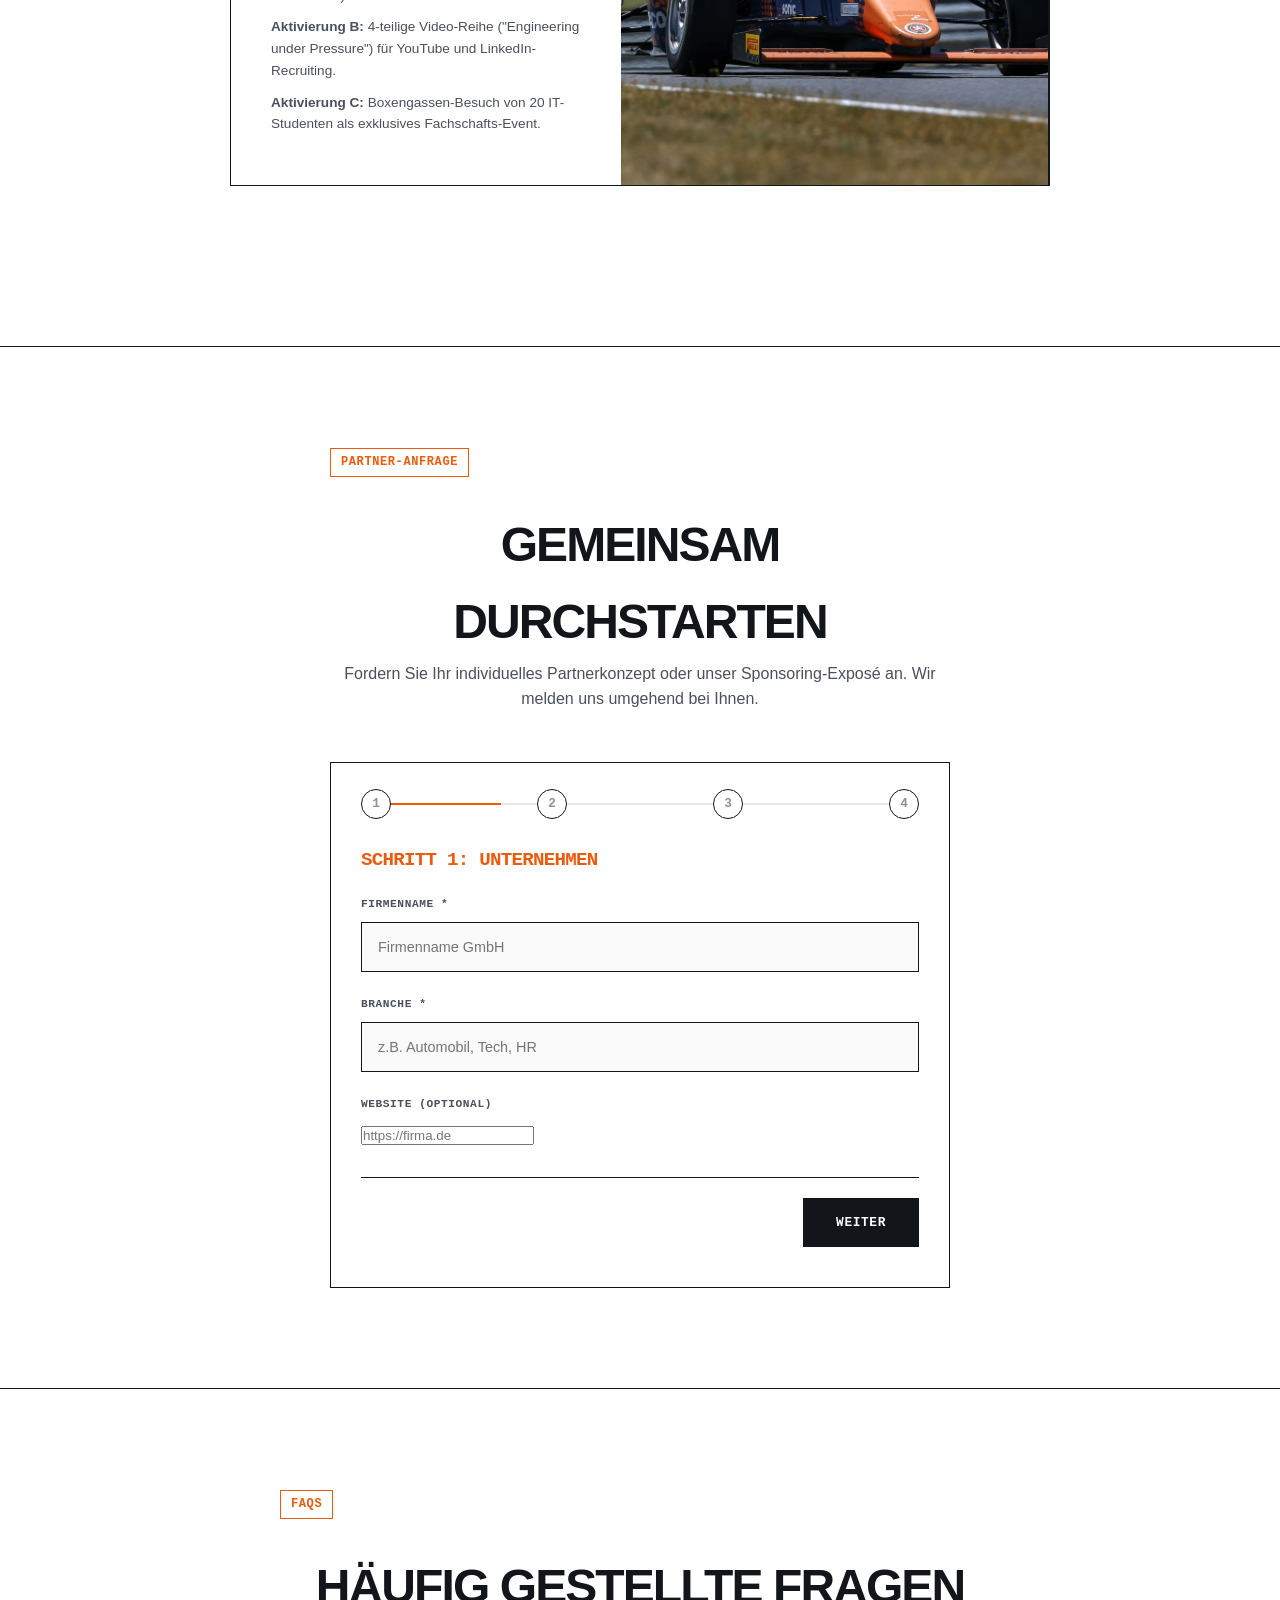
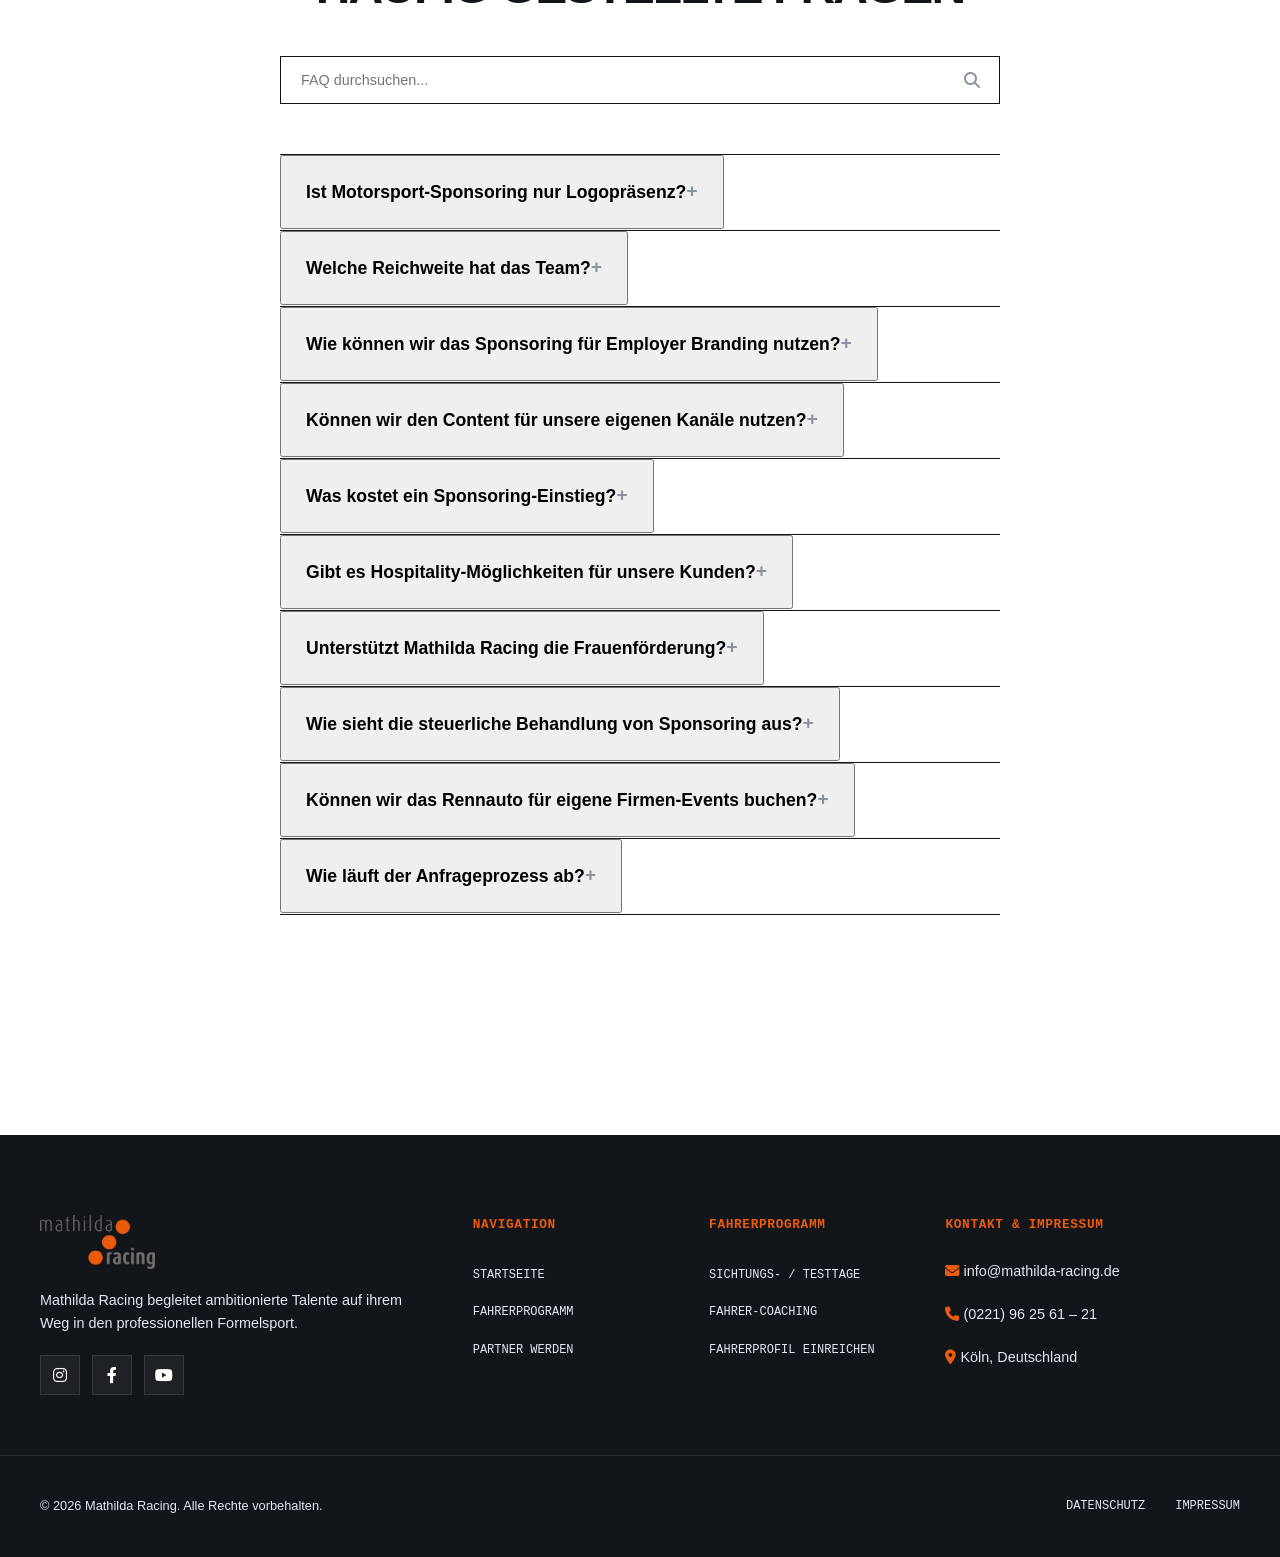
<file: partner.html>
<!DOCTYPE html>
<html lang="de">
<head>
  <meta charset="UTF-8">
  <meta name="viewport" content="width=device-width, initial-scale=1.0">
  <title>Partner & Sponsoring | Mathilda Racing</title>
  
  <!-- CSS Link -->
  <link rel="stylesheet" href="style.css?v=1.0.1">
  
  <!-- FontAwesome Icons (Local) -->
  <link rel="stylesheet" href="assets/font-awesome/css/all.min.css">
</head>
<body>

  <!-- HEADER & NAVIGATION -->
  <header>
    <div class="container header-container">
      <a href="index.html" class="logo-wrapper">
        <img src="./downloaded_images/mathildaLogo-min-300x141-1.png" alt="Mathilda Racing Logo" id="site-logo">
      </a>
      
      <nav id="main-nav">
        <ul>
          <li><a href="index.html">Startseite</a></li>
          <li><a href="fahrerprogramm.html">Fahrerprogramm</a></li>
          <li><a href="partner.html" class="active">Partner werden</a></li>
          <li><a href="fahrerprogramm.html#apply" class="btn-navigate">Bewerbung</a></li>
        </ul>
      </nav>

      <div class="header-contact">
        <a href="tel:+4922196256121" class="contact-btn"><i class="fas fa-phone"></i> <span>Anruf</span></a>
        <a href="mailto:info@mathilda-racing.de" class="contact-btn"><i class="fas fa-envelope"></i> <span>Mail</span></a>
      </div>

      <div class="lang-switcher">
        <button class="lang-btn active" data-lang="de">DE</button>
        <span class="lang-separator">|</span>
        <button class="lang-btn" data-lang="en">EN</button>
      </div>

      <button class="mobile-nav-toggle" aria-label="Navigation umschalten" id="mobile-toggle">
        <i class="fas fa-bars"></i>
      </button>
    </div>
  </header>

  <main>
    
    <!-- HERO SEKTION -->
    <section class="page-section active hero" style="padding-top: 140px; min-height: 85vh; display: flex; align-items: center; background-image: linear-gradient(rgba(12,13,16,0.85), rgba(12,13,16,0.92)), url('./downloaded_images/3b56cf43-87da-4e0f-b986-e546847870d4.jpeg'); background-size: cover; background-position: center;">
      <div class="container">
        <div class="hero-content-wrapper" style="max-width: 800px; margin: 0 auto; text-align: center;">
          <span class="badge" data-i18n="sp-hero-badge">Sponsoring & B2B</span>
          <h1 style="font-size: 3.2rem; margin: 20px 0; text-transform: uppercase; color: #ffffff;" data-i18n="sp-hero-title">Partnerschaften, die mehr bewegen als ein Logo</h1>
          <p class="sub-headline" style="font-size: 1.2rem; margin-bottom: 40px; line-height: 1.6;" data-i18n="sp-hero-subtitle">
            Verbinden Sie Ihre Marke mit Nachwuchsförderung, Spitzensport und der emotionalen Kraft des Motorsports. Wir entwickeln individuelle Partnerschaften für Sichtbarkeit, Content, Employer Branding, Kundenbindung und B2B-Aktivierung.
          </p>
          <div class="hero-ctas" style="display: flex; justify-content: center; gap: 20px;">
            <a href="#apply" class="btn btn-primary" data-i18n="sp-hero-cta-primary">Partnerkonzept anfordern</a>
            <a href="#goals" class="btn btn-secondary" data-i18n="sp-hero-cta-secondary">Aktivierungen entdecken</a>
          </div>
        </div>
      </div>
    </section>

    <!-- SPONSORING NACH UNTERNEHMENSZIELEN -->
    <section id="goals" class="offering-section" style="border-bottom: 1px solid var(--border-color); padding: 100px 0;">
      <div class="container">
        <span class="badge" data-i18n="sp-goals-badge">Ziele</span>
        <h2 class="section-title" data-i18n="sp-goals-title">Erreichen Sie Ihre Geschäftsziele an der Rennstrecke</h2>
        <p class="section-subtitle" data-i18n="sp-goals-subtitle">Sponsoring bei Mathilda Racing ist kein Selbstzweck. Wir richten unsere Aktivierungen gezielt an Ihren KPIs aus.</p>
        
        <div class="grid-cards" style="margin-top: 50px;">
          <!-- Goal 1 -->
          <div class="card">
            <h3 data-i18n="sp-goal-1-title">Employer Branding & Recruiting</h3>
            <p data-i18n="sp-goal-1-desc">Nutzen Sie das Motorsport-Umfeld als Metapher für Teamwork unter Hochdruck, Präzisions-Engineering und Innovationsbereitschaft, um hochqualifizierte Fachkräfte und Auszubildende anzusprechen.</p>
          </div>
          <!-- Goal 2 -->
          <div class="card">
            <h3 data-i18n="sp-goal-2-title">High-Quality Content & Storytelling</h3>
            <p data-i18n="sp-goal-2-desc">Erhalten Sie Zugang zu professionellem Foto- und Videomaterial von den Rennstrecken Europas, um Ihre eigenen digitalen Kanäle, Websites und Social-Media-Kampagnen emotional aufzuladen.</p>
          </div>
          <!-- Goal 3 -->
          <div class="card">
            <h3 data-i18n="sp-goal-3-title">Kundenbindung & Hospitality</h3>
            <p data-i18n="sp-goal-3-desc">Begeistern Sie Kunden und Key-Accounts mit exklusiven VIP-Paketen: Boxenführungen, geführter Zugang zum Startgrid und Meet-and-Greets mit unseren Fahrern direkt an der Boxengasse.</p>
          </div>
        </div>
      </div>
    </section>

    <!-- PARTNERSCHAFTSMODELLE -->
    <section class="pathway-section partner-pricing" style="border-bottom: 1px solid var(--border-color); padding: 100px 0;">
      <div class="container">
        <span class="badge" data-i18n="sp-models-badge">Modelle</span>
        <h2 class="section-title" data-i18n="sp-models-title">Unsere Partnerschaftsmodelle</h2>
        <p class="section-subtitle" data-i18n="sp-models-subtitle">Wählen Sie den passenden Integrationsgrad für Ihre Marke.</p>
        
        <div class="pricing-grid" style="margin-top: 60px;">
          <!-- Model 1 -->
          <div class="price-card">
            <h3 data-i18n="sp-model-1-title">Content Partner</h3>
            <p data-i18n="sp-model-1-desc">Für Marken mit digitalem Fokus, die Co-Branding und Motorsport-Storytelling nutzen wollen.</p>
            <div class="price-tag" data-i18n="sp-model-price">Kooperations-Basis</div>
            <ul class="price-features">
              <li data-i18n="sp-model-1-feat-1">Nutzungsrechte für Fotos/Videos</li>
              <li data-i18n="sp-model-1-feat-2">Social-Media-Kooperationen</li>
              <li data-i18n="sp-model-1-feat-3">Digitale Partner-Präsenz</li>
            </ul>
            <a href="#apply" class="btn btn-secondary" style="width: 100%;" data-i18n="sp-model-btn">Exposé anfordern</a>
          </div>
          
          <!-- Model 2 -->
          <div class="price-card featured">
            <h3 data-i18n="sp-model-2-title">Official Partner</h3>
            <p data-i18n="sp-model-2-desc">Für Unternehmen, die physische und digitale Präsenz rund um das Rennteam suchen.</p>
            <div class="price-tag" data-i18n="sp-model-price">Kooperations-Basis</div>
            <ul class="price-features">
              <li data-i18n="sp-model-2-feat-1">Logopräsenz auf Auto & Bekleidung</li>
              <li data-i18n="sp-model-2-feat-2">Grundlegende VIP-Hospitality Tickets</li>
              <li data-i18n="sp-model-2-feat-3">PR- & Pressemitteilungen</li>
              <li data-i18n="sp-model-2-feat-4">Exklusives Social-Media-Feature</li>
            </ul>
            <a href="#apply" class="btn btn-primary" style="width: 100%;" data-i18n="sp-model-btn">Exposé anfordern</a>
          </div>
          
          <!-- Model 3 -->
          <div class="price-card">
            <h3 data-i18n="sp-model-3-title">Strategic Partner</h3>
            <p data-i18n="sp-model-3-desc">Für integrierte, langfristige Marketingkampagnen und umfassendes Hospitality-Netzwerk.</p>
            <div class="price-tag" data-i18n="sp-model-price">Kooperations-Basis</div>
            <ul class="price-features">
              <li data-i18n="sp-model-3-feat-1">Exklusives Haupt-Branding auf dem Auto</li>
              <li data-i18n="sp-model-3-feat-2">Eigene Mitarbeiter- & Recruiting-Events</li>
              <li data-i18n="sp-model-3-feat-3">Umfassende Grid- & Hospitality-Rechte</li>
              <li data-i18n="sp-model-3-feat-4">Showcar-Bereitstellung für Ihre Events</li>
            </ul>
            <a href="#apply" class="btn btn-secondary" style="width: 100%;" data-i18n="sp-model-btn">Konzept besprechen</a>
          </div>
        </div>
        <p style="text-align: center; margin-top: 30px; font-family: var(--font-mono); font-size: 0.8rem; color: var(--text-muted);" data-i18n="sp-price-note">
          [ Individuelles Angebot entsprechend Umfang, Laufzeit und Aktivierungsziel. ]
        </p>
      </div>
    </section>

    <!-- CASE STUDY / Sponsoring Szenario -->
    <section class="driver-section" style="border-bottom: 1px solid var(--border-color); padding: 100px 0;">
      <div class="container" style="max-width: 900px; margin: 0 auto;">
        <span class="badge" data-i18n="sp-case-badge">Praxisbeispiel</span>
        <h2 style="font-size: 2.2rem; margin-top: 10px; margin-bottom: 20px; text-align: center;" data-i18n="sp-case-title">So kann Ihre Partnerschaft aussehen</h2>
        
        <div class="case-study-hero" style="margin-top: 40px; grid-template-columns: 1fr 1.1fr;">
          <div class="case-study-text" style="padding: 40px;">
            <span class="mono-label" data-i18n="sp-case-label">[ Recruiting & Brand Case ]</span>
            <h3 style="font-size: 1.5rem; margin-top: 10px; margin-bottom: 15px;" data-i18n="sp-case-sub">Technologiepartner stärkt Arbeitgebermarke</h3>
            <p style="font-size: 0.9rem; line-height: 1.6; color: var(--text-secondary);" data-i18n="sp-case-desc"><strong>Szenario:</strong> Ein mittelständisches Software-Unternehmen möchte seine Employer Brand ausbauen, um junge IT-Fachkräfte zu rekrutieren.</p>
            <ul style="list-style: none; margin-top: 20px; font-size: 0.85rem; color: var(--text-secondary);">
              <li style="margin-bottom: 10px;" data-i18n="sp-case-act-1"><strong>Aktivierung A:</strong> Prominentes Logo-Branding auf dem Heckflügel des F4-Autos (High-Tech Assoziation).</li>
              <li style="margin-bottom: 10px;" data-i18n="sp-case-act-2"><strong>Aktivierung B:</strong> 4-teilige Video-Reihe ("Engineering under Pressure") für YouTube und LinkedIn-Recruiting.</li>
              <li style="margin-bottom: 10px;" data-i18n="sp-case-act-3"><strong>Aktivierung C:</strong> Boxengassen-Besuch von 20 IT-Studenten als exklusives Fachschafts-Event.</li>
            </ul>
          </div>
          <div class="case-study-media">
            <img src="./downloaded_images/R1PF8914.jpeg" alt="Sponsorship Case Study Background" class="main-study-img" style="object-position: center;">
          </div>
        </div>
      </div>
    </section>

    <!-- MEHRSTUFIGES PARTNERFORMULAR -->
    <section id="apply" class="apply-section" style="border-bottom: 1px solid var(--border-color); padding: 100px 0; background: rgba(255,255,255,0.01);">
      <div class="container" style="max-width: 700px; margin: 0 auto;">
        <span class="badge" data-i18n="sp-form-badge">Partner-Anfrage</span>
        <h2 class="section-title" style="text-align: center; margin-top: 10px;" data-i18n="sp-form-title">Gemeinsam durchstarten</h2>
        <p class="section-subtitle" style="text-align: center; margin-bottom: 50px;" data-i18n="sp-form-subtitle">Fordern Sie Ihr individuelles Partnerkonzept oder unser Sponsoring-Exposé an. Wir melden uns umgehend bei Ihnen.</p>
        
        <div id="sponsor-form-wrapper" class="form-card" style="background: var(--bg-card); border: 1px solid var(--border-color); padding: 40px 30px;">
          
          <!-- PROGRESS INDICATOR -->
          <div class="form-progress" style="position: relative; margin-bottom: 40px; background: var(--border-muted); height: 2px;">
            <div class="progress-bar" id="sponsor-progress-bar" style="position: absolute; top: 0; left: 0; height: 100%; background: var(--accent); width: 25%; transition: width 0.3s ease-in-out;"></div>
            <div class="progress-steps" style="display: flex; justify-content: space-between; position: absolute; top: -14px; left: 0; width: 100%;">
              <span class="step-num active" data-step="1" style="width: 30px; height: 30px; border-radius: 50%; background: var(--bg-card); border: 1px solid var(--border-color); color: var(--text-muted); display: flex; align-items: center; justify-content: center; font-family: var(--font-mono); font-size: 0.8rem; font-weight: 700;">1</span>
              <span class="step-num" data-step="2" style="width: 30px; height: 30px; border-radius: 50%; background: var(--bg-card); border: 1px solid var(--border-color); color: var(--text-muted); display: flex; align-items: center; justify-content: center; font-family: var(--font-mono); font-size: 0.8rem; font-weight: 700;">2</span>
              <span class="step-num" data-step="3" style="width: 30px; height: 30px; border-radius: 50%; background: var(--bg-card); border: 1px solid var(--border-color); color: var(--text-muted); display: flex; align-items: center; justify-content: center; font-family: var(--font-mono); font-size: 0.8rem; font-weight: 700;">3</span>
              <span class="step-num" data-step="4" style="width: 30px; height: 30px; border-radius: 50%; background: var(--bg-card); border: 1px solid var(--border-color); color: var(--text-muted); display: flex; align-items: center; justify-content: center; font-family: var(--font-mono); font-size: 0.8rem; font-weight: 700;">4</span>
            </div>
          </div>

          <form id="form-sponsor-multistep" novalidate>
            <!-- Honeypot field for bot detection (hidden from users) -->
            <div style="display: none;">
              <input type="text" name="website" id="sponsor-website-honeypot" tabindex="-1" autocomplete="off">
            </div>
            
            <!-- SCHRITT 1: Unternehmen -->
            <div class="form-step active" data-step="1">
              <h3 style="font-size: 1.2rem; margin-bottom: 20px; font-family: var(--font-mono); color: var(--accent);" data-i18n="sp-step-1-title">Schritt 1: Unternehmen</h3>
              <div class="form-group">
                <label for="sponsor-company" data-i18n="label-company">Firmenname *</label>
                <input type="text" id="sponsor-company" required placeholder="Firmenname GmbH">
              </div>
              <div class="form-group">
                <label for="sponsor-industry" data-i18n="label-industry">Branche *</label>
                <input type="text" id="sponsor-industry" required placeholder="z.B. Automobil, Tech, HR">
              </div>
              <div class="form-group">
                <label for="sponsor-website" data-i18n="label-website">Website (Optional)</label>
                <input type="url" id="sponsor-website" placeholder="https://firma.de">
              </div>
            </div>

            <!-- SCHRITT 2: Ziele & Kooperation -->
            <div class="form-step" data-step="2" style="display: none;">
              <h3 style="font-size: 1.2rem; margin-bottom: 20px; font-family: var(--font-mono); color: var(--accent);" data-i18n="sp-step-2-title">Schritt 2: Ziele & Kooperation</h3>
              <div class="form-group">
                <label for="sponsor-goal" data-i18n="label-sp-goal">Primäres Marketingziel *</label>
                <select id="sponsor-goal" required style="width: 100%; background: var(--bg-secondary); border: 1px solid var(--border-color); color: var(--text-primary); padding: 12px; font-family: inherit;">
                  <option value="" data-i18n="opt-choose">Bitte wählen...</option>
                  <option value="brand" data-i18n="opt-goal-1">Markenbekanntheit / Logopräsenz</option>
                  <option value="recruiting" data-i18n="opt-goal-2">Employer Branding / Recruiting</option>
                  <option value="content" data-i18n="opt-goal-3">High-Quality Content & Storytelling</option>
                  <option value="hospitality" data-i18n="opt-goal-4">Kundenbindung / Hospitality</option>
                </select>
              </div>
              <div class="form-group">
                <label for="sponsor-budget" data-i18n="label-sp-budget">Geplanter Kooperationsrahmen *</label>
                <select id="sponsor-budget" required style="width: 100%; background: var(--bg-secondary); border: 1px solid var(--border-color); color: var(--text-primary); padding: 12px; font-family: inherit;">
                  <option value="" data-i18n="opt-choose">Bitte wählen...</option>
                  <option value="project" data-i18n="opt-budget-1">Projektbezogene Kooperation</option>
                  <option value="partner" data-i18n="opt-budget-2">Saisonpartnerschaft</option>
                  <option value="strategic" data-i18n="opt-budget-3">Strategische Hauptpartnerschaft</option>
                  <option value="open" data-i18n="opt-budget-4">Budget noch offen</option>
                </select>
              </div>
            </div>

            <!-- SCHRITT 3: Ansprechpartner -->
            <div class="form-step" data-step="3" style="display: none;">
              <h3 style="font-size: 1.2rem; margin-bottom: 20px; font-family: var(--font-mono); color: var(--accent);" data-i18n="sp-step-3-title">Schritt 3: Ansprechpartner</h3>
              <div class="form-group">
                <label for="sponsor-name" data-i18n="label-contactname">Name des Ansprechpartners *</label>
                <input type="text" id="sponsor-name" required placeholder="Vorname Nachname">
              </div>
              <div class="form-group">
                <label for="sponsor-position" data-i18n="label-position">Position im Unternehmen *</label>
                <input type="text" id="sponsor-position" required placeholder="z.B. Marketingleiter, Geschäftsführer">
              </div>
              <div class="form-group">
                <label for="sponsor-email" data-i18n="label-email">E-Mail-Adresse *</label>
                <input type="email" id="sponsor-email" required placeholder="beispiel@firma.de">
              </div>
              <div class="form-group">
                <label for="sponsor-phone" data-i18n="label-phone">Telefonnummer *</label>
                <input type="tel" id="sponsor-phone" required placeholder="+49 (0) 221 123456">
              </div>
            </div>

            <!-- SCHRITT 4: Nachricht & Absenden -->
            <div class="form-step" data-step="4" style="display: none;">
              <h3 style="font-size: 1.2rem; margin-bottom: 20px; font-family: var(--font-mono); color: var(--accent);" data-i18n="sp-step-4-title">Schritt 4: Anfrage & Datenschutz</h3>
              <div class="form-group">
                <label for="sponsor-message" data-i18n="label-sp-message">Ihre Wünsche / Nachricht *</label>
                <textarea id="sponsor-message" placeholder="Beschreiben Sie kurz Ihre Vorstellungen..."></textarea>
              </div>
              <p style="font-size: 0.85rem; color: var(--text-secondary); margin-top: 15px;" data-i18n="legal-form-note">Wir verarbeiten Ihre Angaben ausschließlich zur Bearbeitung Ihrer Anfrage. Weitere Informationen finden Sie in unserer <a href="datenschutz.html" target="_blank" style="color: var(--accent); text-decoration: underline;">Datenschutzerklärung</a>.</p>
            </div>

            <!-- BUTTONS NAVIGATION -->
            <div class="form-step-nav" style="display: flex; justify-content: space-between; margin-top: 30px; border-top: 1px solid var(--border-color); padding-top: 20px;">
              <button type="button" class="btn btn-secondary btn-prev" style="display: none;" data-i18n="btn-prev">Zurück</button>
              <button type="button" class="btn btn-primary btn-next" style="margin-left: auto;" data-i18n="btn-next">Weiter</button>
              <button type="submit" class="btn btn-primary btn-submit" style="display: none;" data-i18n="btn-submit">Individuelles Partnerkonzept anfordern</button>
            </div>
            
            <!-- FEEDBACK BOX -->
            <div id="sponsor-feedback" class="form-feedback" style="display: none; margin-top: 20px; padding: 20px; text-align: center;"></div>
          </form>

        </div>
      </div>
    </section>

    <!-- FAQS (SPONSOR & PARTNER) -->
    <section id="faq" class="faq-section" style="padding: 100px 0;">
      <div class="container" style="max-width: 800px; margin: 0 auto;">
        <span class="badge" data-i18n="faq-badge">FAQs</span>
        <h2 class="section-title" style="text-align: center; margin-top: 10px;" data-i18n="faq-title">Häufig gestellte Fragen</h2>
        
        <div class="faq-search-wrapper" style="margin: 30px 0 50px; position: relative;">
          <input type="text" id="faq-search-input" placeholder="FAQ durchsuchen..." style="width: 100%; padding: 15px 20px; background: var(--bg-card); border: 1px solid var(--border-color); color: var(--text-primary); font-family: inherit;">
          <i class="fas fa-search" style="position: absolute; right: 20px; top: 50%; transform: translateY(-50%); color: var(--text-muted);"></i>
        </div>

        <div class="faq-list">
          <!-- FAQ 1 -->
          <div class="faq-item">
            <button class="faq-question">Ist Motorsport-Sponsoring nur Logopräsenz? <span class="faq-toggle-icon">+</span></button>
            <div class="faq-answer">
              <div class="faq-answer-inner">Nein. Sponsoring ist heute eine Aktivierungsplattform: Employer Branding, Foto/Video Content-Production, VIP Hospitality Erlebnisse für Key Accounts und gezielte B2B-Netzwerkveranstaltungen stehen für unsere Partner im Fokus.</div>
            </div>
          </div>
          <!-- FAQ 2 -->
          <div class="faq-item">
            <button class="faq-question">Welche Reichweite hat das Team? <span class="faq-toggle-icon">+</span></button>
            <div class="faq-answer">
              <div class="faq-answer-inner">Die genaue Reichweite variiert je nach Rennserie (z.B. FWS, F4 CEZ) und den darauf geschalteten Kampagnen. Vor dem Start weisen wir alle Media-Kennzahlen für Ihren gewünschten Scope transparent aus.</div>
            </div>
          </div>
          <!-- FAQ 3 -->
          <div class="faq-item">
            <button class="faq-question">Wie können wir das Sponsoring für Employer Branding nutzen? <span class="faq-toggle-icon">+</span></button>
            <div class="faq-answer">
              <div class="faq-answer-inner">Motorsport ist Hochleistungssport. Nutzen Sie Teambuilding, Telemetrie-Sitzungen oder Pit-Stop Trainings als packende Metaphern für Ihre eigenen HR-Kampagnen. Zudem sind geführte Boxenbesuche starke Motivations-Incentives für Mitarbeiter.</div>
            </div>
          </div>
          <!-- FAQ 4 -->
          <div class="faq-item">
            <button class="faq-question">Können wir den Content für unsere eigenen Kanäle nutzen? <span class="faq-toggle-icon">+</span></button>
            <div class="faq-answer">
              <div class="faq-answer-inner">Ja, je nach gewähltem Sponsoring-Modell erhalten Sie umfangreiche Verwertungs- und Nutzungsrechte für das von uns produzierte hochauflösende Bild- und Videomaterial.</div>
            </div>
          </div>
          <!-- FAQ 5 -->
          <div class="faq-item">
            <button class="faq-question">Was kostet ein Sponsoring-Einstieg? <span class="faq-toggle-icon">+</span></button>
            <div class="faq-answer">
              <div class="faq-answer-inner">Unsere Kooperationen sind modular und skalierbar. Wir passen den Budgetrahmen an Ihre konkreten Aktivierungsziele und Laufzeiten an.</div>
            </div>
          </div>
          <!-- FAQ 6 -->
          <div class="faq-item">
            <button class="faq-question">Gibt es Hospitality-Möglichkeiten für unsere Kunden? <span class="faq-toggle-icon">+</span></button>
            <div class="faq-answer">
              <div class="faq-answer-inner">Ja. Sie erhalten Zugang zu Boxenführungen, direkten Grid-Zutritt kurz vor dem Rennstart und VIP-Tickets mit Verpflegung an den Rennstrecken.</div>
            </div>
          </div>
          <!-- FAQ 7 -->
          <div class="faq-item">
            <button class="faq-question">Unterstützt Mathilda Racing die Frauenförderung? <span class="faq-toggle-icon">+</span></button>
            <div class="faq-answer">
              <div class="faq-answer-inner">Ja. Durch Referenzprojekte wie Mathilda Paatz in der F1 Academy befürworten und fördern wir aktiv den Einstieg talentierter Rennfahrerinnen in den professionellen Formelsport.</div>
            </div>
          </div>
          <!-- FAQ 8 -->
          <div class="faq-item">
            <button class="faq-question">Wie sieht die steuerliche Behandlung von Sponsoring aus? <span class="faq-toggle-icon">+</span></button>
            <div class="faq-answer">
              <div class="faq-answer-inner">Wenn wir eine Gegenleistung erbringen (wie Logo-Branding oder Werberechte), können Sponsoring-Aufwendungen in der Regel voll als Betriebsausgaben geltend gemacht werden.</div>
            </div>
          </div>
          <!-- FAQ 9 -->
          <div class="faq-item">
            <button class="faq-question">Können wir das Rennauto für eigene Firmen-Events buchen? <span class="faq-toggle-icon">+</span></button>
            <div class="faq-answer">
              <div class="faq-answer-inner">Ja, im Rahmen einer strategischen Kooperation stellen wir gerne Showcars für Messen oder Betriebsfeiern bereit.</div>
            </div>
          </div>
          <!-- FAQ 10 -->
          <div class="faq-item">
            <button class="faq-question">Wie läuft der Anfrageprozess ab? <span class="faq-toggle-icon">+</span></button>
            <div class="faq-answer">
              <div class="faq-answer-inner">Nach dem Absenden Ihrer Anfrage analysieren wir Ihre Marketingziele und erstellen ein maßgeschneidertes Kooperationsmodell, das wir in einem gemeinsamen Gespräch abstimmen.</div>
            </div>
          </div>
        </div>
      </div>
    </section>

  </main>

  <!-- FOOTER -->
  <footer>
    <div class="container footer-grid">
      <div class="footer-col">
        <div class="logo-wrapper" style="margin-bottom: 20px;">
          <img src="./downloaded_images/mathildaLogo-min-300x141-1.png" alt="Mathilda Racing Logo">
        </div>
        <p>Mathilda Racing begleitet ambitionierte Talente auf ihrem Weg in den professionellen Formelsport.</p>
        <div class="social-links">
          <a href="https://www.instagram.com/mathilda.racing/" target="_blank" rel="noopener noreferrer" class="social-btn" aria-label="Instagram"><i class="fab fa-instagram"></i></a>
          <a href="https://www.facebook.com/mathildaracing/" target="_blank" rel="noopener noreferrer" class="social-btn" aria-label="Facebook"><i class="fab fa-facebook-f"></i></a>
          <a href="https://www.youtube.com/" target="_blank" rel="noopener noreferrer" class="social-btn" aria-label="YouTube"><i class="fab fa-youtube"></i></a>
        </div>
      </div>

      <div class="footer-col">
        <h4>Navigation</h4>
        <ul class="footer-links">
          <li><a href="index.html">Startseite</a></li>
          <li><a href="fahrerprogramm.html">Fahrerprogramm</a></li>
          <li><a href="partner.html">Partner werden</a></li>
        </ul>
      </div>

      <div class="footer-col">
        <h4>Fahrerprogramm</h4>
        <ul class="footer-links">
          <li><a href="fahrerprogramm.html#program">Sichtungs- / Testtage</a></li>
          <li><a href="fahrerprogramm.html#program">Fahrer-Coaching</a></li>
          <li><a href="fahrerprogramm.html#apply">Fahrerprofil einreichen</a></li>
        </ul>
      </div>

      <div class="footer-col">
        <h4>Kontakt & Impressum</h4>
        <p><i class="fas fa-envelope text-accent"></i> <a href="mailto:info@mathilda-racing.de">info@mathilda-racing.de</a></p>
        <p><i class="fas fa-phone text-accent"></i> <a href="tel:+4922196256121">(0221) 96 25 61 – 21</a></p>
        <p><i class="fas fa-location-dot text-accent"></i> Köln, Deutschland</p>
      </div>
    </div>

    <div class="container footer-bottom">
      <p>&copy; 2026 Mathilda Racing. Alle Rechte vorbehalten.</p>
      <div class="footer-legal-links">
        <a href="datenschutz.html">Datenschutz</a>
        <a href="impressum.html">Impressum</a>
      </div>
    </div>
  </footer>

  <!-- Script initialization -->
  <script src="translations.js"></script>
  <script src="app.js"></script>
</body>
</html>
</file>
<file: style.css>
:root {
  --bg-primary: #ffffff;
  --bg-secondary: #fafafa;
  --bg-tertiary: #f2f2f5;
  --bg-card: #ffffff;
  
  --border-color: #12151a;
  --border-muted: #e2e8f0;
  
  --accent: #ea5b0c;
  --accent-hover: #ff7324;
  --accent-rgb: 234, 91, 12;
  
  --text-primary: #12151a;
  --text-secondary: #4a505c;
  --text-muted: #8a92a0;
  
  --font-display: Inter, Arial, Helvetica, system-ui, -apple-system, BlinkMacSystemFont, "Segoe UI", sans-serif;
  --font-mono: SFMono-Regular, Consolas, "Liberation Mono", Menlo, Courier, monospace;
  --font-body: Inter, Arial, Helvetica, system-ui, -apple-system, BlinkMacSystemFont, "Segoe UI", sans-serif;
  
  --transition: all 0.25s cubic-bezier(0.16, 1, 0.3, 1);
  --max-width: 1300px;
}

html {
  overflow-x: hidden;
  scroll-behavior: smooth;
}

* {
  box-sizing: border-box;
  margin: 0;
  padding: 0;
}

body {
  font-family: var(--font-body);
  background-color: var(--bg-primary);
  color: var(--text-primary);
  line-height: 1.6;
  overflow-x: hidden;
}

/* Custom Scrollbar */
::-webkit-scrollbar {
  width: 8px;
}
::-webkit-scrollbar-track {
  background: var(--bg-secondary);
}
::-webkit-scrollbar-thumb {
  background: var(--border-color);
}

/* Typography & Structural Elements */
h1, h2, h3, h4, h5, h6 {
  font-family: var(--font-display);
  font-weight: 800;
  letter-spacing: -0.04em; /* Tight editorial letter spacing */
  text-transform: uppercase;
  color: var(--text-primary);
}

p {
  color: var(--text-secondary);
}

a {
  color: inherit;
  text-decoration: none;
  transition: var(--transition);
}

img {
  max-width: 100%;
  height: auto;
  display: block;
}

.container {
  max-width: var(--max-width);
  margin: 0 auto;
  padding: 0 40px;
}

.text-accent {
  color: var(--accent);
}

/* Structural Badges */
.badge {
  display: inline-block;
  font-family: var(--font-mono);
  font-size: 0.75rem;
  font-weight: 700;
  text-transform: uppercase;
  color: var(--accent);
  background: transparent;
  border: 1px solid var(--accent);
  padding: 4px 10px;
  margin-bottom: 20px;
  letter-spacing: 0.05em;
}

.mono-label {
  font-family: var(--font-mono);
  font-size: 0.75rem;
  text-transform: uppercase;
  color: var(--text-muted);
  letter-spacing: 0.1em;
}

/* Custom Buttons (Editorial look) */
.btn {
  display: inline-flex;
  align-items: center;
  justify-content: center;
  padding: 16px 32px;
  font-family: var(--font-mono);
  font-weight: 700;
  font-size: 0.8rem;
  text-transform: uppercase;
  letter-spacing: 0.05em;
  cursor: pointer;
  transition: var(--transition);
  border-radius: 0;
  border: 1px solid var(--border-color);
  gap: 12px;
}

.btn-primary {
  background-color: var(--border-color);
  color: #ffffff;
}

.btn-primary:hover {
  background-color: var(--accent);
  border-color: var(--accent);
}

.btn-secondary {
  background-color: transparent;
  color: var(--text-primary);
}

.btn-secondary:hover {
  background-color: var(--bg-tertiary);
}

/* Header & Navigation */
header {
  position: fixed;
  top: 0;
  left: 0;
  width: 100%;
  z-index: 1000;
  background: rgba(255, 255, 255, 0.9);
  backdrop-filter: blur(10px);
  border-bottom: 1px solid var(--border-color);
  transition: var(--transition);
}

header.scrolled {
  padding: 5px 0;
}

.header-container {
  display: flex;
  justify-content: space-between;
  align-items: center;
  height: 90px;
  transition: var(--transition);
}

header.scrolled .header-container {
  height: 70px;
}

.logo-wrapper {
  display: flex;
  align-items: center;
  margin-right: 45px;
}

.logo-wrapper img {
  height: 54px;
  width: auto;
  object-fit: contain;
}

header.scrolled .logo-wrapper img {
  height: 44px;
}

nav {
  margin-left: auto;
  margin-right: auto;
}

nav ul {
  display: flex;
  list-style: none;
  border-left: 1px solid var(--border-color);
}

nav ul li {
  border-right: 1px solid var(--border-color);
}

nav ul li a {
  display: block;
  padding: 12px 24px;
  font-family: var(--font-body);
  font-weight: 700;
  font-size: 0.8rem;
  text-transform: uppercase;
  letter-spacing: 0.05em;
  color: var(--text-secondary);
  white-space: nowrap;
}

nav ul li a:hover, nav ul li a.active {
  color: var(--accent);
  background: var(--bg-secondary);
}

.mobile-nav-toggle {
  display: none;
  background: transparent;
  border: 1px solid var(--border-color);
  width: 44px;
  height: 44px;
  color: var(--text-primary);
  font-size: 1.2rem;
  cursor: pointer;
  align-items: center;
  justify-content: center;
}

/* Main Area */
main {
  margin-top: 90px;
}

.page-section {
  display: none;
  opacity: 0;
  transition: opacity 0.4s ease;
  padding: 100px 0;
}

#home.page-section {
  padding: 0;
}

.page-section.active {
  display: block;
  opacity: 1;
}

/* ----------------- SECTION: HOME ----------------- */
/* Hero Section (Centered Dark Layout) */
.hero {
  position: relative;
  min-height: 85vh;
  display: flex;
  align-items: center;
  justify-content: center;
  text-align: center;
  border-bottom: 1px solid var(--border-color);
  overflow: hidden;
}

.hero-slideshow {
  position: absolute;
  top: 0;
  left: 0;
  width: 100%;
  height: 100%;
  z-index: 1;
  overflow: hidden;
  background-color: #0c0d10; /* Dark background prevents white-flashing during transitions */
}

.hero-slide {
  position: absolute;
  top: 0;
  left: 0;
  width: 100%;
  height: 100%;
  background-size: cover;
  background-position: center 38%; /* Vertically centers the drivers' faces/helmets */
  transform-origin: center 38%;    /* Zooms in/out directly from the faces to prevent cropping during animation */
  opacity: 0;
  transition: opacity 1.5s ease-in-out; /* Smooth cross-fade transition */
  filter: brightness(0.32) contrast(1.05); /* Darkened for strong contrast */
  transform: scale(1.02);
  animation: slowZoom 20s infinite alternate ease-in-out; /* Continuous zoom prevents snapping on class toggle */
}

.hero-slide.active {
  opacity: 1;
}

.hero-gradient-overlay {
  position: absolute;
  top: 0;
  left: 0;
  width: 100%;
  height: 100%;
  z-index: 2;
  background: rgba(18, 21, 26, 0.45); /* Extra dark layer */
}

.hero-container-inner {
  position: relative;
  z-index: 3;
  width: 100%;
  display: flex;
  justify-content: center;
}

.hero-content-wrapper {
  max-width: 850px;
  display: flex;
  flex-direction: column;
  align-items: center;
  text-align: center;
}

.hero h1 {
  font-size: 4rem;
  line-height: 0.95;
  margin-bottom: 24px;
  font-weight: 800;
  color: #ffffff !important;
}

.hero .text-gradient {
  background: linear-gradient(135deg, #ffffff 45%, #ffb380 100%);
  -webkit-background-clip: text;
  -webkit-text-fill-color: transparent;
}

.hero .sub-headline {
  font-size: 1.25rem;
  color: #e2e8f0; /* Crisp light silver for readability */
  margin-bottom: 40px;
  max-width: 650px;
}

.hero-ctas {
  display: flex;
  justify-content: center;
  gap: 20px;
}

.hero-ctas .btn-primary {
  background-color: var(--accent) !important;
  border-color: var(--accent) !important;
  color: #ffffff !important;
}

.hero-ctas .btn-primary:hover {
  background-color: var(--accent-hover) !important;
  border-color: var(--accent-hover) !important;
}

.hero-ctas .btn-secondary {
  color: var(--text-primary) !important;
  border: 1px solid var(--border-color) !important;
  background: transparent !important;
}

.hero-ctas .btn-secondary:hover {
  background: var(--border-color) !important;
  color: #ffffff !important;
  border-color: var(--border-color) !important;
}

/* Overrides specifically for the dark Hero background */
.hero .hero-ctas .btn-secondary {
  color: #ffffff !important;
  border: 1px solid rgba(255, 255, 255, 0.5) !important;
  background: rgba(255, 255, 255, 0.08) !important;
}

.hero .hero-ctas .btn-secondary:hover {
  background: #ffffff !important;
  color: #000000 !important;
  border-color: #ffffff !important;
}

/* Trust Banner (Datasheet layout) */
.trust-banner {
  background: var(--bg-secondary);
  border-bottom: 1px solid var(--border-color);
}

.trust-grid {
  display: grid;
  grid-template-columns: repeat(4, 1fr);
}

.trust-item {
  padding: 40px;
  border-right: 1px solid var(--border-color);
  text-align: center;
}

.trust-item:last-child {
  border-right: none;
}

.trust-number {
  font-family: var(--font-display);
  font-size: 3rem;
  font-weight: 800;
  color: var(--accent);
  line-height: 1;
  margin-bottom: 10px;
  display: block;
}

.trust-text {
  font-family: var(--font-mono);
  font-size: 0.7rem;
  color: var(--text-secondary);
  text-transform: uppercase;
  letter-spacing: 0.05em;
  font-weight: 700;
  display: block;
}

/* Offering / Bento Grid (Strict Outlines) */
.offering-section {
  padding: 120px 0;
  border-bottom: 1px solid var(--border-color);
}

.section-header-editorial {
  display: flex;
  justify-content: space-between;
  align-items: flex-end;
  margin-bottom: 60px;
  border-bottom: 1px solid var(--border-color);
  padding-bottom: 30px;
}

.section-title {
  font-size: 3rem;
}

.grid-cards {
  display: grid;
  grid-template-columns: repeat(3, 1fr);
  border: 1px solid var(--border-color);
}

.grid-cards.grid-2-col {
  grid-template-columns: repeat(2, 1fr);
}

.card {
  background: var(--bg-card);
  padding: 50px 40px;
  border-right: 1px solid var(--border-color);
  transition: var(--transition);
  display: flex;
  flex-direction: column;
}

.card:last-child {
  border-right: none;
}

.card:hover {
  background: var(--bg-secondary);
}

.card-icon {
  font-size: 2.5rem;
  color: var(--accent);
  margin-bottom: 30px;
}

.card h3 {
  font-size: 1.6rem;
  margin-bottom: 16px;
}

.card p {
  font-size: 0.95rem;
  margin-bottom: 30px;
  flex-grow: 1;
}

.card-list {
  list-style: none;
  margin-bottom: 40px;
}

.card-list li {
  font-family: var(--font-mono);
  font-size: 0.75rem;
  color: var(--text-secondary);
  margin-bottom: 12px;
  display: flex;
  align-items: center;
  gap: 12px;
}

.card-list li::before {
  content: '→';
  color: var(--accent);
  font-weight: bold;
}

/* Timeline Flow (Structural Grid) */
.process-section {
  padding: 120px 0;
  border-bottom: 1px solid var(--border-color);
}

.timeline {
  display: grid;
  grid-template-columns: repeat(5, 1fr);
  border: 1px solid var(--border-color);
  margin-top: 60px;
}

.timeline-step {
  padding: 40px 30px;
  border-right: 1px solid var(--border-color);
  position: relative;
  transition: var(--transition);
}

.timeline-step:last-child {
  border-right: none;
}

.timeline-step:hover {
  background: var(--bg-secondary);
}

.timeline-number {
  font-family: var(--font-mono);
  font-size: 2.5rem;
  font-weight: 700;
  color: var(--accent);
  margin-bottom: 20px;
  opacity: 0.3;
  transition: var(--transition);
}

.timeline-step:hover .timeline-number {
  opacity: 1;
}

.timeline-step h4 {
  font-size: 1.1rem;
  margin-bottom: 12px;
}

.timeline-step p {
  font-size: 0.85rem;
}

/* Case Study Teaser Box (Editorial Asymmetrical) */
.case-study-teaser {
  padding: 120px 0;
  border-bottom: 1px solid var(--border-color);
}

.teaser-box {
  display: grid;
  grid-template-columns: 1.1fr 1fr;
  border: 1px solid var(--border-color);
}

.teaser-image {
  height: 100%;
  min-height: 500px;
  background-size: cover;
  background-position: center top; /* Align to top to prevent cropping heads or cars */
  border-right: 1px solid var(--border-color);
}

.teaser-content {
  padding: 60px;
  display: flex;
  flex-direction: column;
  justify-content: center;
}

.teaser-content h3 {
  font-size: 2.2rem;
  margin-bottom: 20px;
  line-height: 1.1;
}

.teaser-content p {
  margin-bottom: 40px;
}

/* Call to Action Block */
.cta-block {
  text-align: center;
  padding: 150px 40px;
  background: var(--bg-secondary);
  border-bottom: 1px solid var(--border-color);
}

.cta-block h2 {
  font-size: 3.5rem;
  line-height: 0.95;
  margin-bottom: 24px;
}

.cta-block p {
  max-width: 600px;
  margin: 0 auto 40px;
  font-size: 1.1rem;
}

/* ----------------- SECTION: PROGRAM ----------------- */
.phases-grid {
  display: grid;
  grid-template-columns: repeat(3, 1fr);
  border: 1px solid var(--border-color);
  margin-top: 60px;
  margin-bottom: 80px;
}

.phase-card {
  padding: 50px 40px;
  border-right: 1px solid var(--border-color);
  background: var(--bg-card);
}

.phase-card:last-child {
  border-right: none;
}

.phase-header {
  display: flex;
  justify-content: space-between;
  align-items: flex-end;
  margin-bottom: 30px;
  border-bottom: 1px solid var(--border-color);
  padding-bottom: 20px;
}

.phase-number {
  font-family: var(--font-mono);
  font-size: 2rem;
  color: var(--accent);
  opacity: 0.5;
}

.phase-card h3 {
  font-size: 1.5rem;
}

.phase-list {
  list-style: none;
}

.phase-list li {
  font-size: 0.95rem;
  color: var(--text-secondary);
  padding: 12px 0;
  border-bottom: 1px solid var(--border-muted);
  display: flex;
  align-items: flex-start;
  gap: 12px;
}

.phase-list li:last-child {
  border-bottom: none;
}

.phase-list li::before {
  content: '▸';
  color: var(--accent);
}

/* Parent Info Center */
.parent-info-box {
  border: 1px solid var(--border-color);
  padding: 60px;
  margin: 80px 0;
  background: var(--bg-secondary);
}

.parent-info-content h3 {
  font-size: 2rem;
  margin-bottom: 20px;
  display: flex;
  align-items: center;
  gap: 16px;
}

.parent-info-grid {
  display: grid;
  grid-template-columns: repeat(2, 1fr);
  gap: 40px;
  margin-top: 40px;
}

.parent-item h4 {
  font-size: 1.15rem;
  margin-bottom: 12px;
}

.parent-item p {
  font-size: 0.9rem;
}

/* Pathways & Pricing */
.pathway-section {
  padding: 100px 0;
}

.pricing-grid {
  display: grid;
  grid-template-columns: repeat(4, 1fr);
  border: 1px solid var(--border-color);
  margin-top: 60px;
}

.partner-pricing .pricing-grid {
  grid-template-columns: repeat(3, 1fr);
}

.price-card {
  background: var(--bg-card);
  padding: 40px 30px;
  border-right: 1px solid var(--border-color);
  text-align: left;
  display: flex;
  flex-direction: column;
  position: relative;
}

.price-card:last-child {
  border-right: none;
}

.price-card.featured {
  background: var(--bg-secondary);
}

.price-card.featured::after {
  content: '[ BEST OPTION ]';
  position: absolute;
  top: 24px;
  right: 24px;
  font-family: var(--font-mono);
  font-weight: 700;
  font-size: 0.65rem;
  color: var(--accent);
}

.price-card h3 {
  font-size: 1.3rem;
  margin-bottom: 8px;
}

.price-card p {
  font-size: 0.9rem;
  color: var(--text-secondary);
  line-height: 1.5;
  min-height: 65px; /* Ensures all descriptions take up the same vertical space for perfect grid alignment */
  margin-bottom: 20px;
}

.price-tag {
  font-family: var(--font-mono);
  font-size: 1.25rem;
  font-weight: 700;
  color: var(--accent);
  margin: 20px 0;
  border-bottom: 1px solid var(--border-color);
  padding-bottom: 10px;
}

.price-features {
  list-style: none;
  margin-bottom: 30px;
  flex-grow: 1;
}

.price-features li {
  font-size: 0.85rem;
  color: var(--text-secondary);
  margin-bottom: 12px;
  display: flex;
  gap: 8px;
}

.price-features li::before {
  content: '·';
  color: var(--accent);
  font-weight: 900;
}

/* ----------------- SECTION: FAHRER ----------------- */
.case-study-hero {
  display: grid;
  grid-template-columns: 1.1fr 1fr;
  border: 1px solid var(--border-color);
  margin-top: 60px;
  margin-bottom: 60px;
}

.case-study-media {
  display: flex;
}

.case-study-media img {
  width: 100%;
  height: 100%;
  min-height: 500px;
  object-fit: cover;
  object-position: center top; /* Prevent Mathilda's head from being cut off in portrait photo */
  border-right: 1px solid var(--border-color);
}

.case-study-text {
  padding: 60px;
  display: flex;
  flex-direction: column;
  justify-content: center;
}

.case-study-text h2 {
  font-size: 2.5rem;
  margin-bottom: 20px;
  line-height: 1.05;
}

.driver-stats-grid {
  display: grid;
  grid-template-columns: repeat(2, 1fr);
  border: 1px solid var(--border-color);
  margin-bottom: 100px;
}

.stats-card {
  padding: 50px;
  border-right: 1px solid var(--border-color);
}

.stats-card:last-child {
  border-right: none;
}

.stats-card h3 {
  font-size: 1.5rem;
  margin-bottom: 24px;
  border-bottom: 1px solid var(--border-color);
  padding-bottom: 15px;
}

.stats-list li {
  display: flex;
  justify-content: space-between;
  padding: 12px 0;
  border-bottom: 1px solid var(--border-muted);
  font-size: 0.95rem;
}

.stats-label {
  font-family: var(--font-mono);
  font-size: 0.75rem;
  color: var(--text-muted);
}

.stats-value {
  font-weight: 700;
}

/* Image Slider Gallery */
.gallery-section {
  padding: 100px 0;
  border-top: 1px solid var(--border-color);
}

.carousel-container {
  position: relative;
  margin-top: 60px;
  border: 1px solid var(--border-color);
  overflow: hidden;
}

.carousel-track {
  display: flex;
  transition: transform 0.5s cubic-bezier(0.16, 1, 0.3, 1);
  height: 600px;
}

.carousel-slide {
  min-width: 100%;
  height: 100%;
  position: relative;
}

.carousel-slide img {
  width: 100%;
  height: 100%;
  object-fit: cover;
}

.carousel-caption {
  position: absolute;
  bottom: 0;
  left: 0;
  right: 0;
  background: linear-gradient(transparent, rgba(18, 21, 26, 0.9));
  padding: 40px;
  color: #ffffff;
}

.carousel-caption h4 {
  font-size: 1.5rem;
  margin-bottom: 8px;
  color: #ffffff;
}

.carousel-caption p {
  color: var(--border-muted);
}

.carousel-btn {
  position: absolute;
  top: 50%;
  transform: translateY(-50%);
  background: var(--border-color);
  border: none;
  color: #ffffff;
  width: 60px;
  height: 60px;
  display: flex;
  align-items: center;
  justify-content: center;
  cursor: pointer;
  z-index: 10;
  font-size: 1.2rem;
  transition: var(--transition);
}

.carousel-btn:hover {
  background: var(--accent);
}

.carousel-btn.prev {
  left: 0;
}

.carousel-btn.next {
  right: 0;
}

/* ----------------- SECTION: PARTNER ----------------- */
.partner-pitch {
  display: grid;
  grid-template-columns: 1.2fr 1fr;
  border: 1px solid var(--border-color);
  margin-top: 60px;
  margin-bottom: 60px;
}

.pitch-text {
  padding: 60px;
  display: flex;
  flex-direction: column;
  justify-content: center;
  border-right: 1px solid var(--border-color);
}

.pitch-text h2 {
  font-size: 2.5rem;
  margin-bottom: 20px;
}

.pitch-image {
  height: 100%;
  min-height: 500px;
  background-size: cover;
  background-position: center;
}

.options-grid {
  display: grid;
  grid-template-columns: repeat(3, 1fr);
  border: 1px solid var(--border-color);
}

.option-card {
  padding: 50px 40px;
  border-right: 1px solid var(--border-color);
  background: var(--bg-card);
}

.option-card:last-child {
  border-right: none;
}

.option-icon {
  font-size: 2.5rem;
  color: var(--accent);
  margin-bottom: 24px;
}

.option-card h3 {
  font-size: 1.4rem;
  margin-bottom: 12px;
}

/* Logos list style */
.logo-showcase {
  padding: 100px 0;
  border-top: 1px solid var(--border-color);
}

.logo-grid {
  display: grid;
  grid-template-columns: repeat(5, 1fr);
  border: 1px solid var(--border-color);
  margin-top: 50px;
}

.logo-item {
  background: var(--bg-card);
  border-right: 1px solid var(--border-color);
  padding: 30px;
  display: flex;
  align-items: center;
  justify-content: center;
  height: 120px;
  transition: var(--transition);
}

.logo-item:last-child {
  border-right: none;
}

.logo-item img {
  max-height: 50px;
  max-width: 100%;
  object-fit: contain;
  filter: grayscale(1) contrast(1.2);
  opacity: 0.6;
  transition: var(--transition);
}

.logo-item:hover img {
  filter: grayscale(0) contrast(1);
  opacity: 1;
}

/* ----------------- SECTION: BEWERBUNG ----------------- */
.forms-container {
  max-width: 800px;
  margin: 60px auto 0;
}

.form-toggle-wrapper {
  display: grid;
  grid-template-columns: repeat(2, 1fr);
  border: 1px solid var(--border-color);
  margin-bottom: 40px;
}

.form-toggle-btn {
  padding: 18px;
  background: transparent;
  border: none;
  color: var(--text-secondary);
  font-family: var(--font-mono);
  font-weight: 700;
  font-size: 0.8rem;
  cursor: pointer;
  transition: var(--transition);
  text-transform: uppercase;
  letter-spacing: 0.05em;
  border-right: 1px solid var(--border-color);
}

.form-toggle-btn:last-child {
  border-right: none;
}

.form-toggle-btn.active {
  background: var(--border-color);
  color: #ffffff;
}

.contact-form-section {
  display: none;
  border: 1px solid var(--border-color);
  padding: 50px;
  background: var(--bg-card);
}

.contact-form-section.active {
  display: block;
}

.contact-form-section h3 {
  font-size: 1.8rem;
  margin-bottom: 30px;
  border-bottom: 1px solid var(--border-color);
  padding-bottom: 15px;
}

.form-group {
  margin-bottom: 24px;
}

.form-row {
  display: grid;
  grid-template-columns: repeat(2, 1fr);
  gap: 24px;
}

label {
  display: block;
  font-family: var(--font-mono);
  font-size: 0.7rem;
  font-weight: 700;
  text-transform: uppercase;
  margin-bottom: 8px;
  color: var(--text-secondary);
  letter-spacing: 0.05em;
}

input[type="text"],
input[type="email"],
input[type="number"],
input[type="tel"],
select,
textarea {
  width: 100%;
  padding: 16px;
  background: var(--bg-secondary);
  border: 1px solid var(--border-color);
  border-radius: 0;
  color: var(--text-primary);
  font-family: var(--font-body);
  font-size: 0.9rem;
  transition: var(--transition);
}

input:focus,
select:focus,
textarea:focus {
  outline: none;
  border-color: var(--accent);
  background: var(--bg-primary);
}

.file-upload-wrapper {
  border: 1px dashed var(--border-color);
  padding: 40px;
  text-align: center;
  background: var(--bg-secondary);
  cursor: pointer;
  transition: var(--transition);
}

.file-upload-wrapper:hover {
  background: var(--bg-tertiary);
}

.file-upload-wrapper i {
  font-size: 2rem;
  color: var(--text-muted);
  margin-bottom: 12px;
  display: block;
}

.form-feedback {
  margin-top: 30px;
  padding: 24px;
  border: 1px solid var(--border-color);
  display: none;
}

.form-feedback.success {
  background: rgba(234, 91, 12, 0.05);
  border-color: var(--accent);
  color: var(--text-primary);
  display: block;
}

.form-feedback.error {
  background: rgba(220, 38, 38, 0.05);
  border-color: #dc2626;
  color: var(--text-primary);
  display: block;
}

/* ----------------- SECTION: FAQS ----------------- */
.faq-search {
  max-width: 600px;
  margin: 50px auto 40px;
}

.faq-search input {
  padding: 16px 24px;
  font-family: var(--font-mono);
}

.faq-list {
  max-width: 800px;
  margin: 0 auto;
  border-top: 1px solid var(--border-color);
}

.faq-item, .f4-faq-item {
  border-bottom: 1px solid var(--border-color);
  background: var(--bg-card);
  transition: var(--transition);
}

.faq-question, .f4-faq-question {
  padding: 24px;
  cursor: pointer;
  display: flex;
  justify-content: space-between;
  align-items: center;
  font-family: var(--font-display);
  font-weight: 800;
  font-size: 1.1rem;
}

.faq-answer, .f4-faq-answer {
  max-height: 0;
  overflow: hidden;
  transition: max-height 0.4s cubic-bezier(0.16, 1, 0.3, 1);
  background: var(--bg-secondary);
  border-top: 1px solid transparent;
}

.faq-answer-inner, .f4-faq-answer-inner {
  padding: 24px 30px;
  font-size: 0.95rem;
  color: var(--text-secondary);
}

.faq-item.active .faq-answer, .f4-faq-item.active .f4-faq-answer {
  max-height: 500px;
  border-top-color: var(--border-color);
}

.faq-toggle-icon, .f4-faq-toggle-icon {
  font-family: var(--font-mono);
  font-size: 1.2rem;
  color: var(--text-muted);
  transition: var(--transition);
}

.faq-item.active .faq-toggle-icon, .f4-faq-item.active .f4-faq-toggle-icon {
  transform: rotate(45deg);
  color: var(--accent);
}

/* ----------------- FOOTER ----------------- */
footer {
  background: var(--border-color);
  color: #ffffff;
  padding: 80px 0 40px;
  margin-top: 120px;
}

.footer-grid {
  display: grid;
  grid-template-columns: 2fr 1fr 1fr 1.5fr;
  gap: 40px;
  margin-bottom: 60px;
}

.footer-col h4 {
  font-family: var(--font-mono);
  font-size: 0.8rem;
  margin-bottom: 24px;
  color: var(--accent);
  letter-spacing: 0.05em;
}

.footer-col p {
  font-size: 0.9rem;
  margin-bottom: 20px;
  color: var(--border-muted);
}

.footer-col p a {
  color: inherit;
  text-decoration: none;
  transition: var(--transition);
}

.footer-col p a:hover {
  color: var(--accent);
}

.footer-links {
  list-style: none;
}

.footer-links li {
  margin-bottom: 12px;
}

.footer-links li a {
  font-family: var(--font-mono);
  font-size: 0.75rem;
  color: var(--border-muted);
  text-transform: uppercase;
}

.footer-links li a:hover {
  color: var(--accent);
}

.social-links {
  display: flex;
  gap: 12px;
}

.social-btn {
  width: 40px;
  height: 40px;
  background: rgba(255, 255, 255, 0.05);
  border: 1px solid rgba(255, 255, 255, 0.1);
  display: flex;
  align-items: center;
  justify-content: center;
  transition: var(--transition);
  color: #ffffff;
}

.social-btn:hover {
  background: var(--accent);
  border-color: var(--accent);
  color: #000000;
}

.footer-bottom {
  border-top: 1px solid rgba(255, 255, 255, 0.1);
  padding-top: 40px;
  display: flex;
  justify-content: space-between;
  align-items: center;
}

.footer-bottom p {
  font-size: 0.8rem;
  color: var(--border-muted);
}

.footer-legal-links {
  display: flex;
  gap: 30px;
}

.footer-legal-links a {
  font-family: var(--font-mono);
  font-size: 0.75rem;
  color: var(--border-muted);
  text-transform: uppercase;
}

/* Header Contact Buttons */
.header-contact {
  display: flex;
  align-items: center;
  gap: 10px;
}

.contact-btn {
  display: inline-flex;
  align-items: center;
  gap: 6px;
  font-family: var(--font-mono);
  font-size: 0.75rem;
  font-weight: 700;
  color: var(--text-primary);
  border: 1px solid var(--border-color);
  padding: 4px 10px;
  transition: var(--transition);
  text-transform: uppercase;
}

.contact-btn:hover {
  border-color: var(--accent);
  color: var(--accent);
}

.contact-btn i {
  font-size: 0.8rem;
}

/* Language Switcher */
.lang-switcher {
  display: flex;
  align-items: center;
  font-family: var(--font-mono);
  font-size: 0.75rem;
  font-weight: 700;
  margin-left: 20px;
  border: 1px solid var(--border-color);
  padding: 4px 8px;
}

.lang-btn {
  background: transparent;
  border: none;
  color: var(--text-muted);
  cursor: pointer;
  transition: var(--transition);
  padding: 2px 4px;
}

.lang-btn.active, .lang-btn:hover {
  color: var(--accent);
}

.lang-separator {
  color: var(--border-color);
  margin: 0 4px;
}

/* Responsive adjustments */
@media (max-width: 1024px) {
  /* Mobile Menu Toggling at 1024px Breakpoint to prevent crowding */
  nav {
    display: none;
  }
  nav.open {
    display: block;
    position: absolute;
    top: 100%;
    left: 0;
    width: 100%;
    background: #ffffff;
    border-bottom: 1px solid var(--border-color);
    z-index: 999;
  }
  nav.open ul {
    flex-direction: column;
    border-left: none;
  }
  nav.open ul li {
    border-right: none;
    border-bottom: 1px solid var(--border-muted);
  }
  nav.open ul li:last-child {
    border-bottom: none;
  }
  nav.open ul li a {
    padding: 16px 24px;
  }
  .logo-wrapper img {
    height: 44px;
  }
  header.scrolled .logo-wrapper img {
    height: 38px;
  }
  .mobile-nav-toggle {
    display: flex;
  }
  .header-contact {
    margin-left: auto;
    margin-right: 10px;
  }
  .lang-switcher {
    margin-left: 0;
    margin-right: 15px;
  }

  /* Bento grid layouts -> 1 column */
  .grid-cards,
  .phases-grid,
  .options-grid {
    grid-template-columns: 1fr;
    border-bottom: none;
  }
  .card,
  .phase-card,
  .option-card {
    border-right: none !important;
    border-bottom: 1px solid var(--border-color) !important;
  }
  .card:last-child,
  .phase-card:last-child,
  .option-card:last-child {
    border-bottom: none !important;
  }

  /* Trust grid -> 2 columns */
  .trust-grid {
    grid-template-columns: repeat(2, 1fr);
  }
  .trust-item {
    border-right: 1px solid var(--border-color) !important;
    border-bottom: 1px solid var(--border-color) !important;
  }
  .trust-item:nth-child(2n) {
    border-right: none !important;
  }
  .trust-item:nth-child(3),
  .trust-item:nth-child(4) {
    border-bottom: none !important;
  }

  /* Logo grid -> 3 columns */
  .logo-grid {
    grid-template-columns: repeat(3, 1fr);
  }
  .logo-item {
    border-right: 1px solid var(--border-color) !important;
    border-bottom: 1px solid var(--border-color) !important;
  }
  .logo-item:nth-child(3n) {
    border-right: none !important;
  }
  .logo-item:nth-child(4),
  .logo-item:nth-child(5) {
    border-bottom: none !important;
  }

  /* Hero section -> scaling on tablets */
  .hero {
    min-height: 70vh;
  }
  .hero h1 {
    font-size: 3rem;
  }
  .hero .sub-headline {
    font-size: 1.1rem;
    padding: 0 20px;
  }

  /* Asymmetric blocks -> 1 column stack */
  .case-study-hero,
  .teaser-box,
  .partner-pitch {
    grid-template-columns: 1fr !important;
  }
  .case-study-hero > div:nth-child(2) {
    border-left: none !important;
    border-top: 1px solid var(--border-color) !important;
  }
  .grid-3-col,
  .grid-2-col {
    grid-template-columns: 1fr !important;
  }
  .grid-3-col .card,
  .grid-2-col .card {
    border-right: none !important;
    border-bottom: 1px solid var(--border-color) !important;
  }
  .grid-3-col .card:last-child,
  .grid-2-col .card:last-child {
    border-bottom: none !important;
  }
  .case-study-media img,
  .teaser-image,
  .pitch-image {
    width: 100%;
    height: 380px;
    border-right: none !important;
    border-bottom: 1px solid var(--border-color) !important;
  }
  .teaser-content,
  .case-study-text,
  .pitch-text {
    padding: 50px 24px;
  }

  .marquee-track img {
    height: 48px;
    max-width: 140px;
  }

  /* Pricing grid -> 2 columns */
  .pricing-grid,
  .partner-pricing .pricing-grid {
    grid-template-columns: repeat(2, 1fr);
  }
  .price-card {
    border-right: 1px solid var(--border-color) !important;
    border-bottom: 1px solid var(--border-color) !important;
  }
  .price-card:nth-child(2n) {
    border-right: none !important;
  }
  .price-card:nth-child(3),
  .price-card:nth-child(4) {
    border-bottom: none !important;
  }

  /* Timeline -> 1 column stack on tablets to avoid text compression */
  .timeline {
    grid-template-columns: 1fr;
  }
  .timeline-step {
    border-right: none !important;
    border-bottom: 1px solid var(--border-color) !important;
  }
  .timeline-step:last-child {
    border-bottom: none !important;
  }
}

@media (max-width: 768px) {
  .container {
    padding: 0 20px;
  }
  .header-container {
    height: 75px;
  }
  .logo-wrapper img {
    height: 40px;
  }
  header.scrolled .logo-wrapper img {
    height: 34px;
  }
  .contact-btn span {
    display: none;
  }
  .contact-btn {
    padding: 5px 8px;
  }

  /* Mobile text scale */
  .hero h1 {
    font-size: 2.2rem;
    line-height: 1.0;
    word-break: break-word;
  }
  .section-title {
    font-size: 1.8rem;
  }
  .hero-ctas {
    flex-direction: column;
    gap: 12px;
    width: 100%;
    align-items: center;
  }
  .hero-ctas .btn {
    width: fit-content;
    text-align: center;
  }

  /* Trust grid -> 1 column */
  .trust-grid {
    grid-template-columns: 1fr;
  }
  .trust-item {
    border-right: none !important;
    border-bottom: 1px solid var(--border-color) !important;
  }
  .trust-item:last-child {
    border-bottom: none !important;
  }

  .marquee-track img {
    height: 40px;
    max-width: 110px;
  }

  /* Pricing grid -> 1 column */
  .pricing-grid,
  .partner-pricing .pricing-grid {
    grid-template-columns: 1fr;
  }
  .price-card {
    border-right: none !important;
    border-bottom: 1px solid var(--border-color) !important;
  }
  .price-card p {
    min-height: auto;
    margin-bottom: 15px;
  }
  .price-card:last-child {
    border-bottom: none !important;
  }

  /* Driver profile stats -> 1 column */
  .driver-stats-grid {
    grid-template-columns: 1fr;
  }
  .stats-card {
    border-right: none !important;
    border-bottom: 1px solid var(--border-color) !important;
  }
  .stats-card:last-child {
    border-bottom: none !important;
  }



  /* Logo grid -> 2 columns */
  .logo-grid {
    grid-template-columns: repeat(2, 1fr);
  }
  .logo-item {
    border-right: 1px solid var(--border-color) !important;
    border-bottom: 1px solid var(--border-color) !important;
  }
  .logo-item:nth-child(2n) {
    border-right: none !important;
  }
  .logo-item:nth-child(4),
  .logo-item:nth-child(5) {
    border-bottom: none !important;
  }
  .logo-item:last-child {
    border-bottom: none !important;
  }

  /* Parent info & Forms */
  .parent-info-grid,
  .form-row {
    grid-template-columns: 1fr;
    gap: 24px;
  }
  .contact-form-section {
    padding: 30px 20px;
  }
  .carousel-track {
    height: 320px;
  }
  .carousel-caption h4 {
    font-size: 1.2rem;
  }
  .carousel-caption p {
    font-size: 0.8rem;
  }
}

/* Multi-step Form Progress & Styling */
.form-progress {
  position: relative;
  margin-bottom: 40px;
  background: var(--border-muted);
  height: 2px;
}

.progress-bar {
  position: absolute;
  top: 0;
  left: 0;
  height: 100%;
  background: var(--accent);
  transition: width 0.3s ease-in-out;
}

.progress-steps {
  display: flex;
  justify-content: space-between;
  position: absolute;
  top: -14px;
  left: 0;
  width: 100%;
}

.step-num {
  width: 30px;
  height: 30px;
  border-radius: 50%;
  background: var(--bg-card);
  border: 1px solid var(--border-color);
  color: var(--text-muted);
  display: flex;
  align-items: center;
  justify-content: center;
  font-family: var(--font-mono);
  font-size: 0.8rem;
  font-weight: 700;
  transition: var(--transition);
}

.step-num.active {
  border-color: var(--accent);
  color: var(--accent);
  background: var(--bg-secondary);
}

.step-num.completed {
  border-color: var(--border-color);
  color: var(--text-primary);
  background: rgba(234, 91, 12, 0.1);
}

.form-step {
  display: none;
}

.form-step.active {
  display: block;
}

.form-step textarea {
  width: 100%;
  background: var(--bg-secondary);
  border: 1px solid var(--border-color);
  color: var(--text-primary);
  padding: 12px 15px;
  font-family: inherit;
  font-size: 0.95rem;
  transition: var(--transition);
  resize: vertical;
  min-height: 100px;
}

.form-step textarea:focus {
  outline: none;
  border-color: var(--accent);
}

.form-step select:focus {
  outline: none;
  border-color: var(--accent);
}

.checkbox-group label a {
  transition: var(--transition);
}

.checkbox-group label a:hover {
  color: var(--accent);
}

.invalid-feedback {
  color: #ff3b30;
  font-family: var(--font-mono);
  font-size: 0.75rem;
  margin-top: 5px;
  display: none;
}

.form-group.has-error input,
.form-group.has-error textarea,
.form-group.has-error select {
  border-color: #ff3b30 !important;
}

.form-group.has-error .invalid-feedback {
  display: block;
}

/* Animations */
@keyframes slowZoom {
  from {
    transform: scale(1.02);
  }
  to {
    transform: scale(1.1);
  }
}

/* Infinite Sponsor Marquee */
.sponsor-marquee-section {
  background: rgba(255, 255, 255, 0.01);
  padding: 40px 0;
  overflow: hidden;
}

.marquee-wrapper {
  display: flex;
  overflow: hidden;
  width: 100%;
  user-select: none;
  position: relative;
}

.marquee-wrapper::before,
.marquee-wrapper::after {
  content: "";
  position: absolute;
  top: 0;
  width: 150px;
  height: 100%;
  z-index: 2;
  pointer-events: none;
}

.marquee-wrapper::before {
  left: 0;
  background: linear-gradient(to right, var(--bg-primary), transparent);
}

.marquee-wrapper::after {
  right: 0;
  background: linear-gradient(to left, var(--bg-primary), transparent);
}

.marquee-track {
  display: flex;
  gap: 80px;
  animation: scroll-marquee 25s linear infinite;
  align-items: center;
  min-width: 200%;
}

.marquee-track:hover {
  animation-play-state: paused;
}

.marquee-track img {
  height: 60px;
  max-width: 180px;
  width: auto;
  object-fit: contain;
  opacity: 0.85;
  transition: transform 0.3s ease, opacity 0.3s ease;
}

.marquee-track img:hover {
  opacity: 1;
  transform: scale(1.08);
}

@keyframes scroll-marquee {
  0% {
    transform: translateX(0);
  }
  100% {
    transform: translateX(-50%);
  }
}

/* --- Comparative Racing Series --- */
.series-selector-grid {
  display: grid;
  grid-template-columns: repeat(3, 1fr);
  gap: 30px;
}

.series-card {
  background: var(--bg-card);
  border: 1px solid var(--border-color);
  padding: 40px 30px;
  display: flex;
  flex-direction: column;
  align-items: center;
  justify-content: space-between;
  text-align: center;
  cursor: pointer;
  transition: opacity 0.4s ease, transform 0.4s ease, border-color 0.4s ease, background-color 0.4s ease;
  min-height: 420px;
}

.series-card:hover {
  transform: translateY(-5px);
  border-color: var(--accent);
}

/* Inactive state for cards */
.series-card.inactive {
  opacity: 0.35;
}

/* Active state for cards */
.series-card.active {
  opacity: 1;
  border-color: var(--accent);
  background: rgba(234, 91, 12, 0.03);
}

.series-card-logo-wrap {
  height: 100px;
  display: flex;
  align-items: center;
  justify-content: center;
  margin-bottom: 25px;
  width: 100%;
}

.series-card-logo-wrap img {
  max-height: 80px;
  max-width: 100%;
  object-fit: contain;
  filter: grayscale(0);
  opacity: 1;
  transition: filter 0.3s ease, opacity 0.3s ease;
}

.series-card.inactive .series-card-logo-wrap img {
  filter: grayscale(1);
  opacity: 0.35;
}

.series-card.active .series-card-logo-wrap img {
  filter: grayscale(0);
  opacity: 1;
}

.series-card-facts {
  list-style: none;
  padding: 0;
  margin: 0 0 30px 0;
  text-align: left;
  width: 100%;
  flex-grow: 1;
  display: flex;
  flex-direction: column;
  gap: 12px;
}

.series-card-facts li {
  font-size: 0.88rem;
  line-height: 1.4;
  color: var(--text-secondary);
  position: relative;
  padding-left: 20px;
}

.series-card-facts li::before {
  content: "—";
  position: absolute;
  left: 0;
  color: var(--accent);
  font-weight: bold;
}

.series-content-block {
  display: none;
  opacity: 0;
  transform: translateY(15px);
}

.series-content-block.active {
  display: block;
  animation: seriesFadeIn 0.5s cubic-bezier(0.16, 1, 0.3, 1) forwards;
}

@keyframes seriesFadeIn {
  to {
    opacity: 1;
    transform: translateY(0);
  }
}

/* Mobile responsive styles for series section */
@media (max-width: 768px) {
  .series-selector-grid {
    display: flex;
    overflow-x: auto;
    gap: 20px;
    padding: 10px 5px 25px 5px;
    scroll-snap-type: x mandatory;
    -webkit-overflow-scrolling: touch;
    scroll-padding: 20px;
  }
  
  /* Show a subtle scroll indicator or styling */
  .series-selector-grid::-webkit-scrollbar {
    height: 4px;
  }
  
  .series-selector-grid::-webkit-scrollbar-track {
    background: var(--bg-tertiary);
  }
  
  .series-selector-grid::-webkit-scrollbar-thumb {
    background: var(--border-color);
    border-radius: 2px;
  }

  .series-card {
    flex: 0 0 85%;
    scroll-snap-align: center;
    min-height: 380px;
    padding: 30px 20px;
  }
  
  .series-card.inactive {
    opacity: 0.5; /* Keep slightly more visible on mobile for visual clues */
  }

  /* Compact mobile section paddings to avoid excessive scrolling and whitespace */
  .page-section {
    padding: 60px 0 !important;
  }
  .offering-section {
    padding: 60px 0 !important;
  }
  .segmentation-section {
    padding: 60px 0 !important;
  }
  .closing-section {
    padding: 60px 0 !important;
  }
  #general-contact {
    padding: 60px 0 !important;
  }
  #racing-series {
    padding: 60px 0 !important;
  }
  .timeline-section {
    padding: 60px 0 !important;
  }
}
</file>
